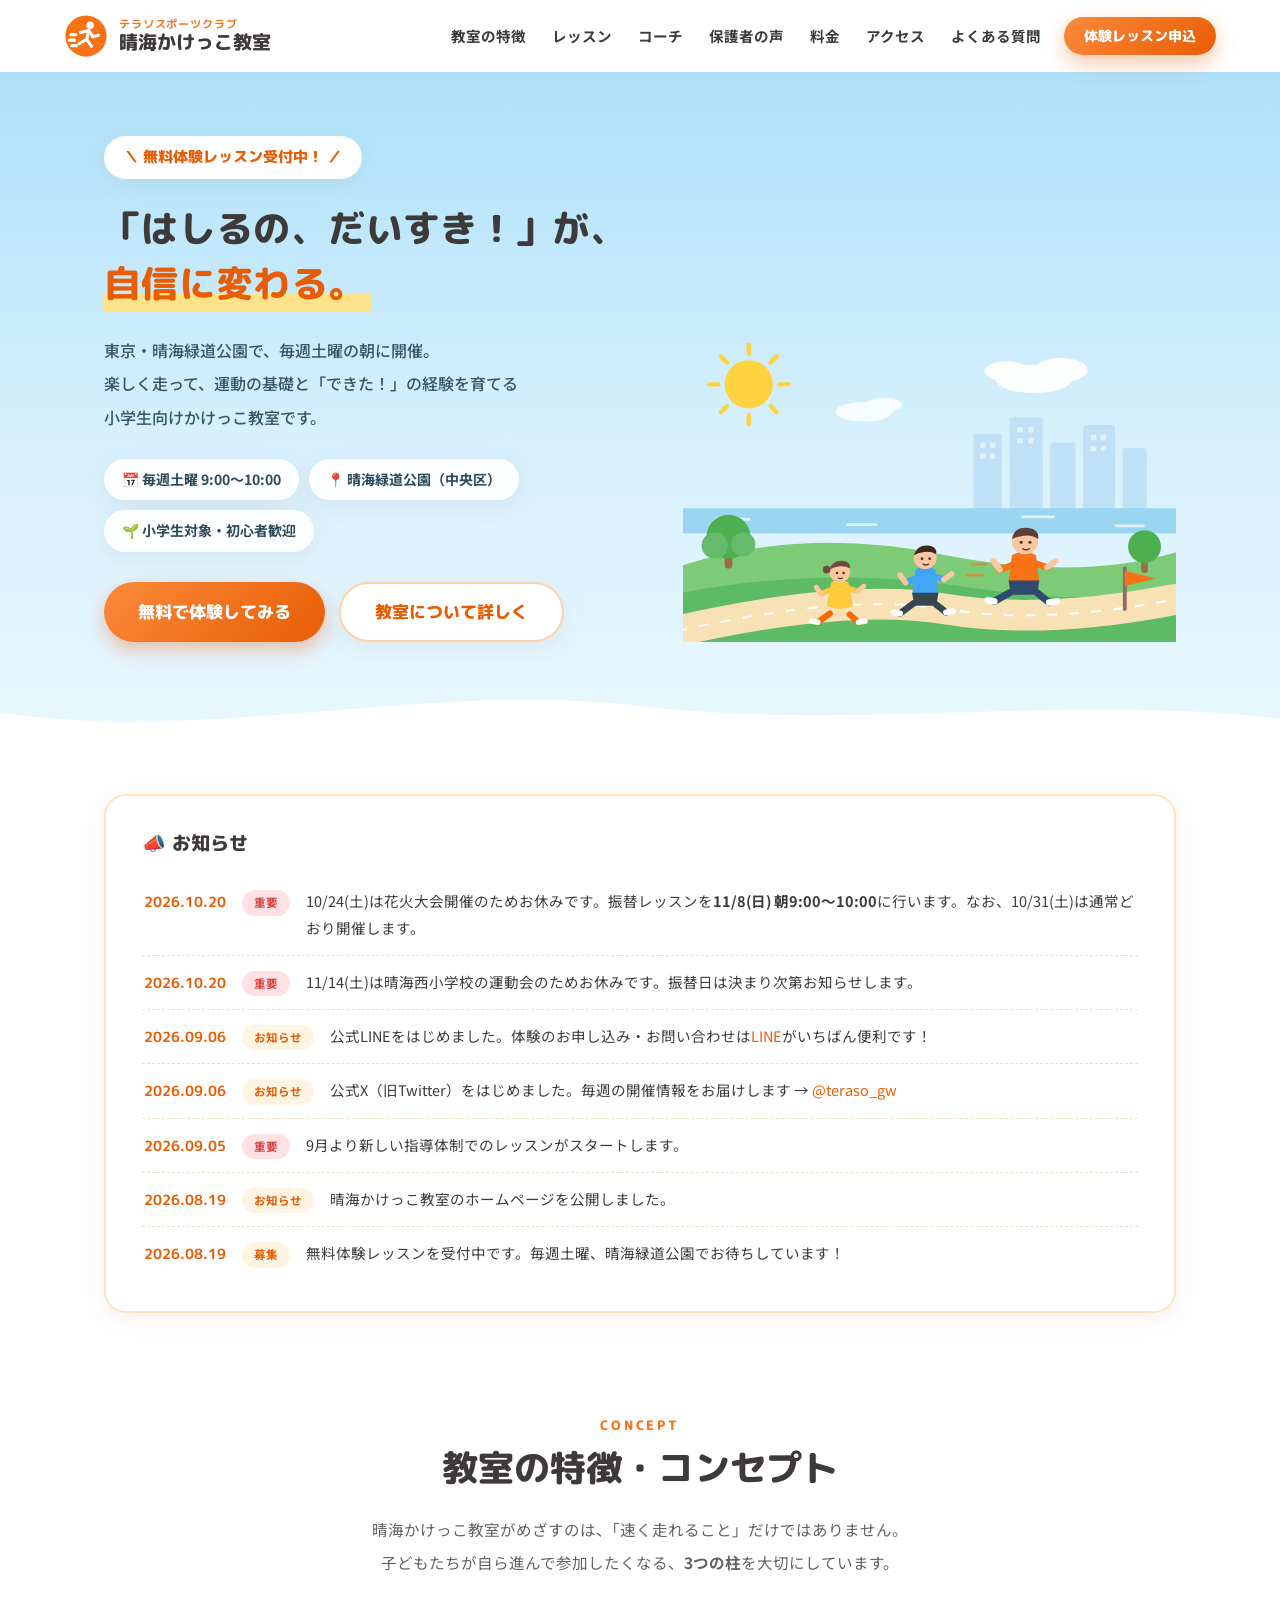
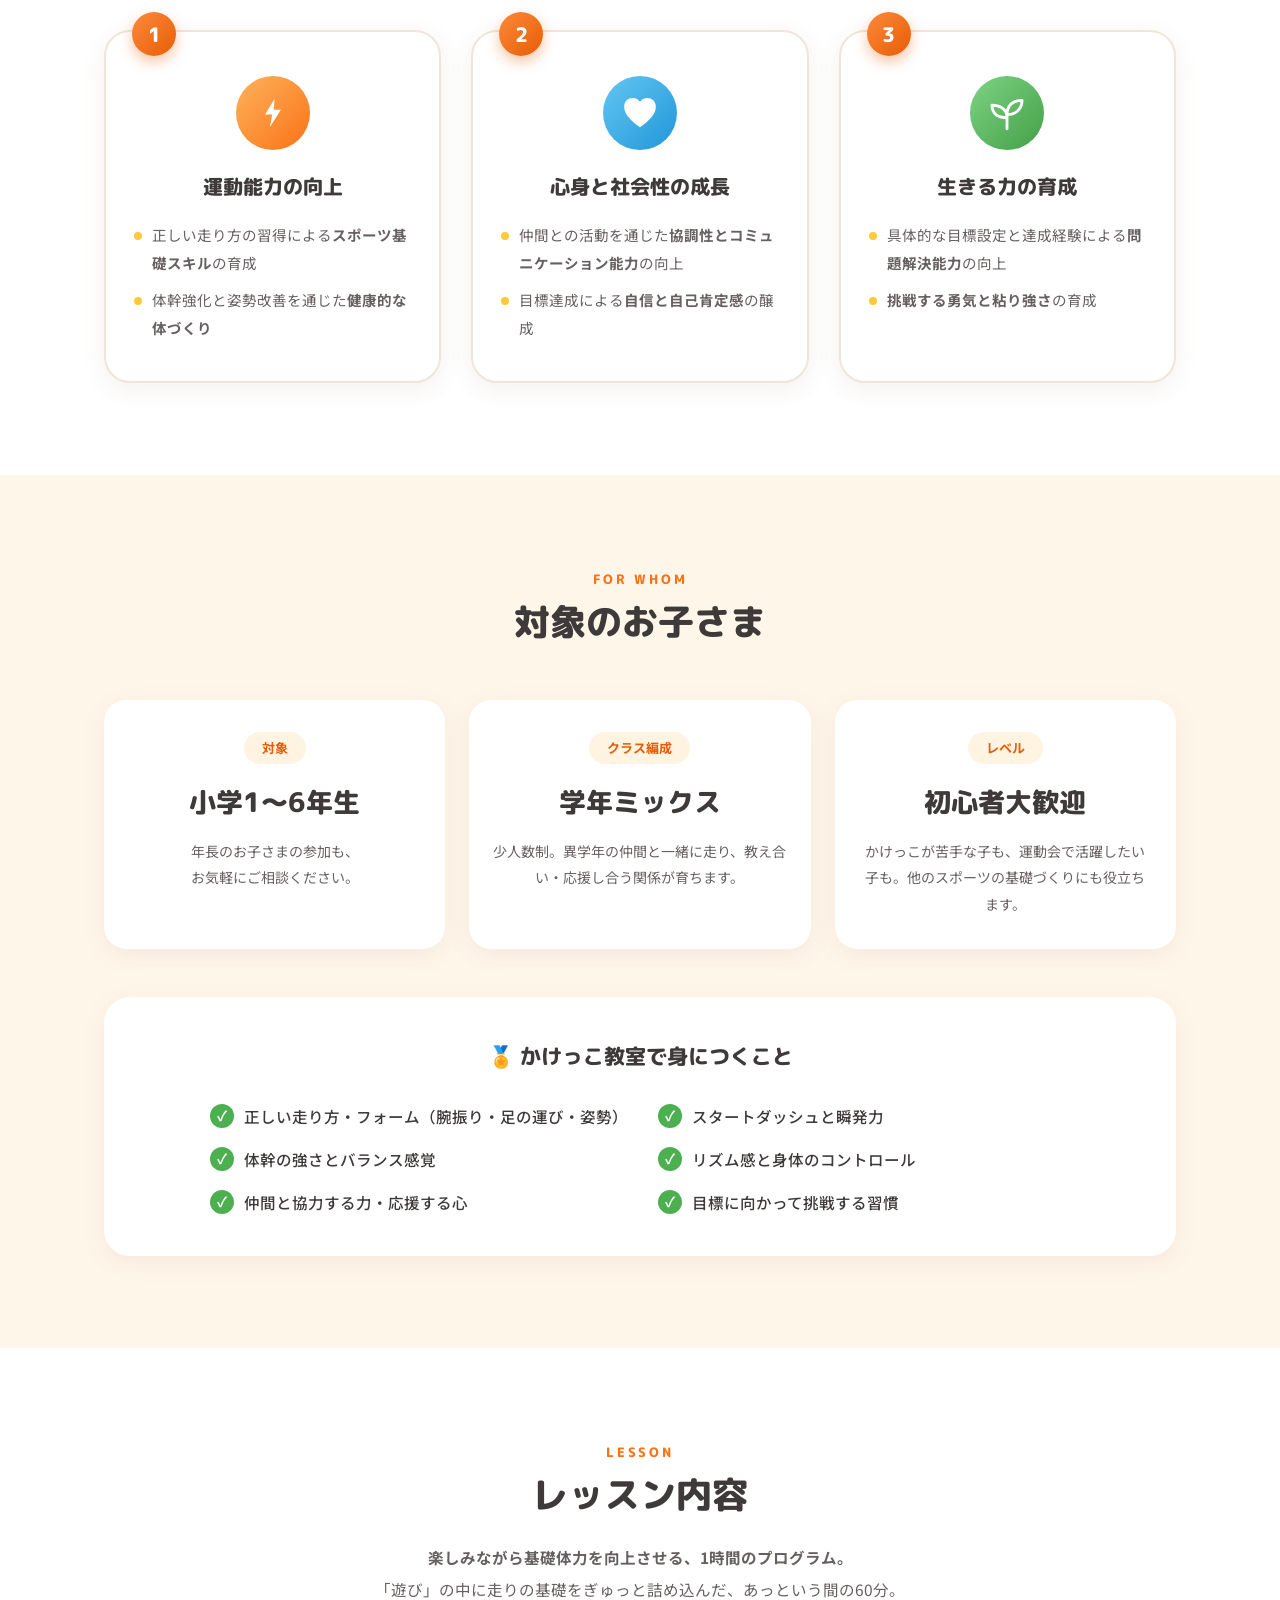
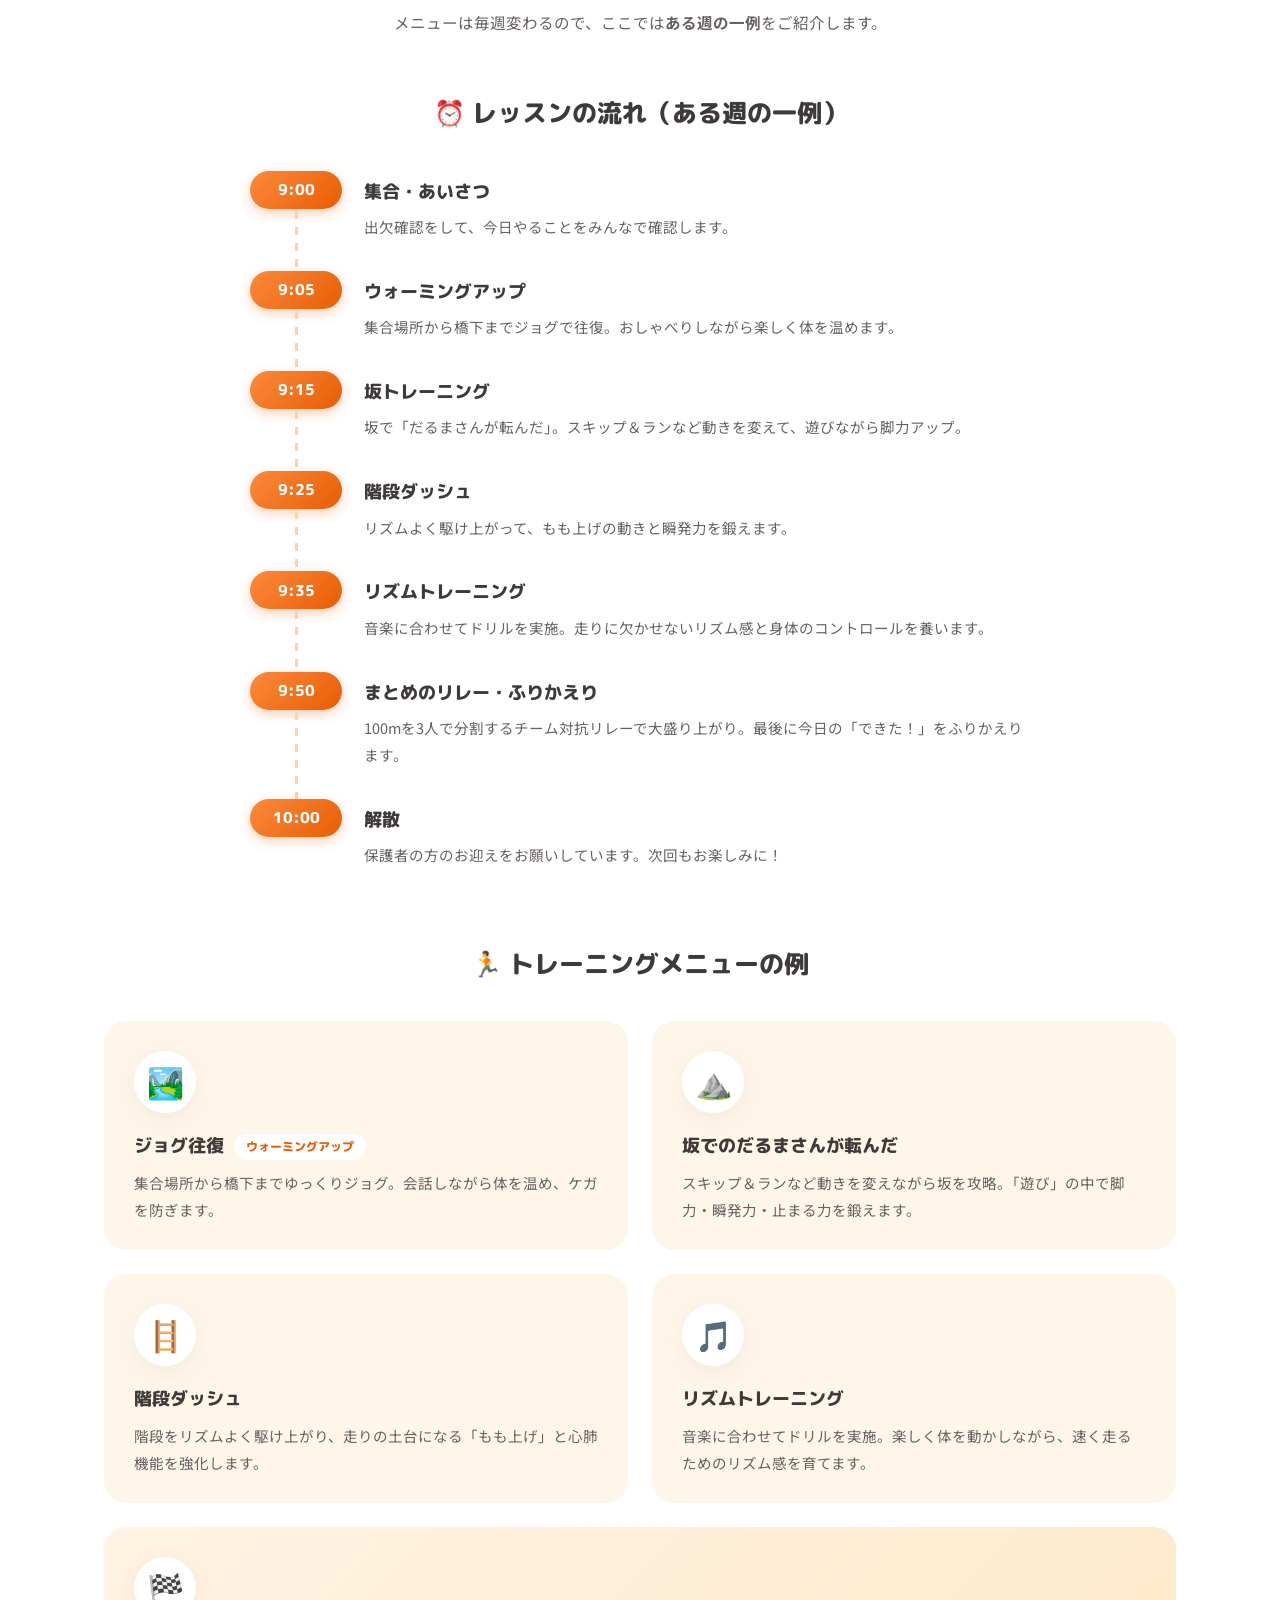
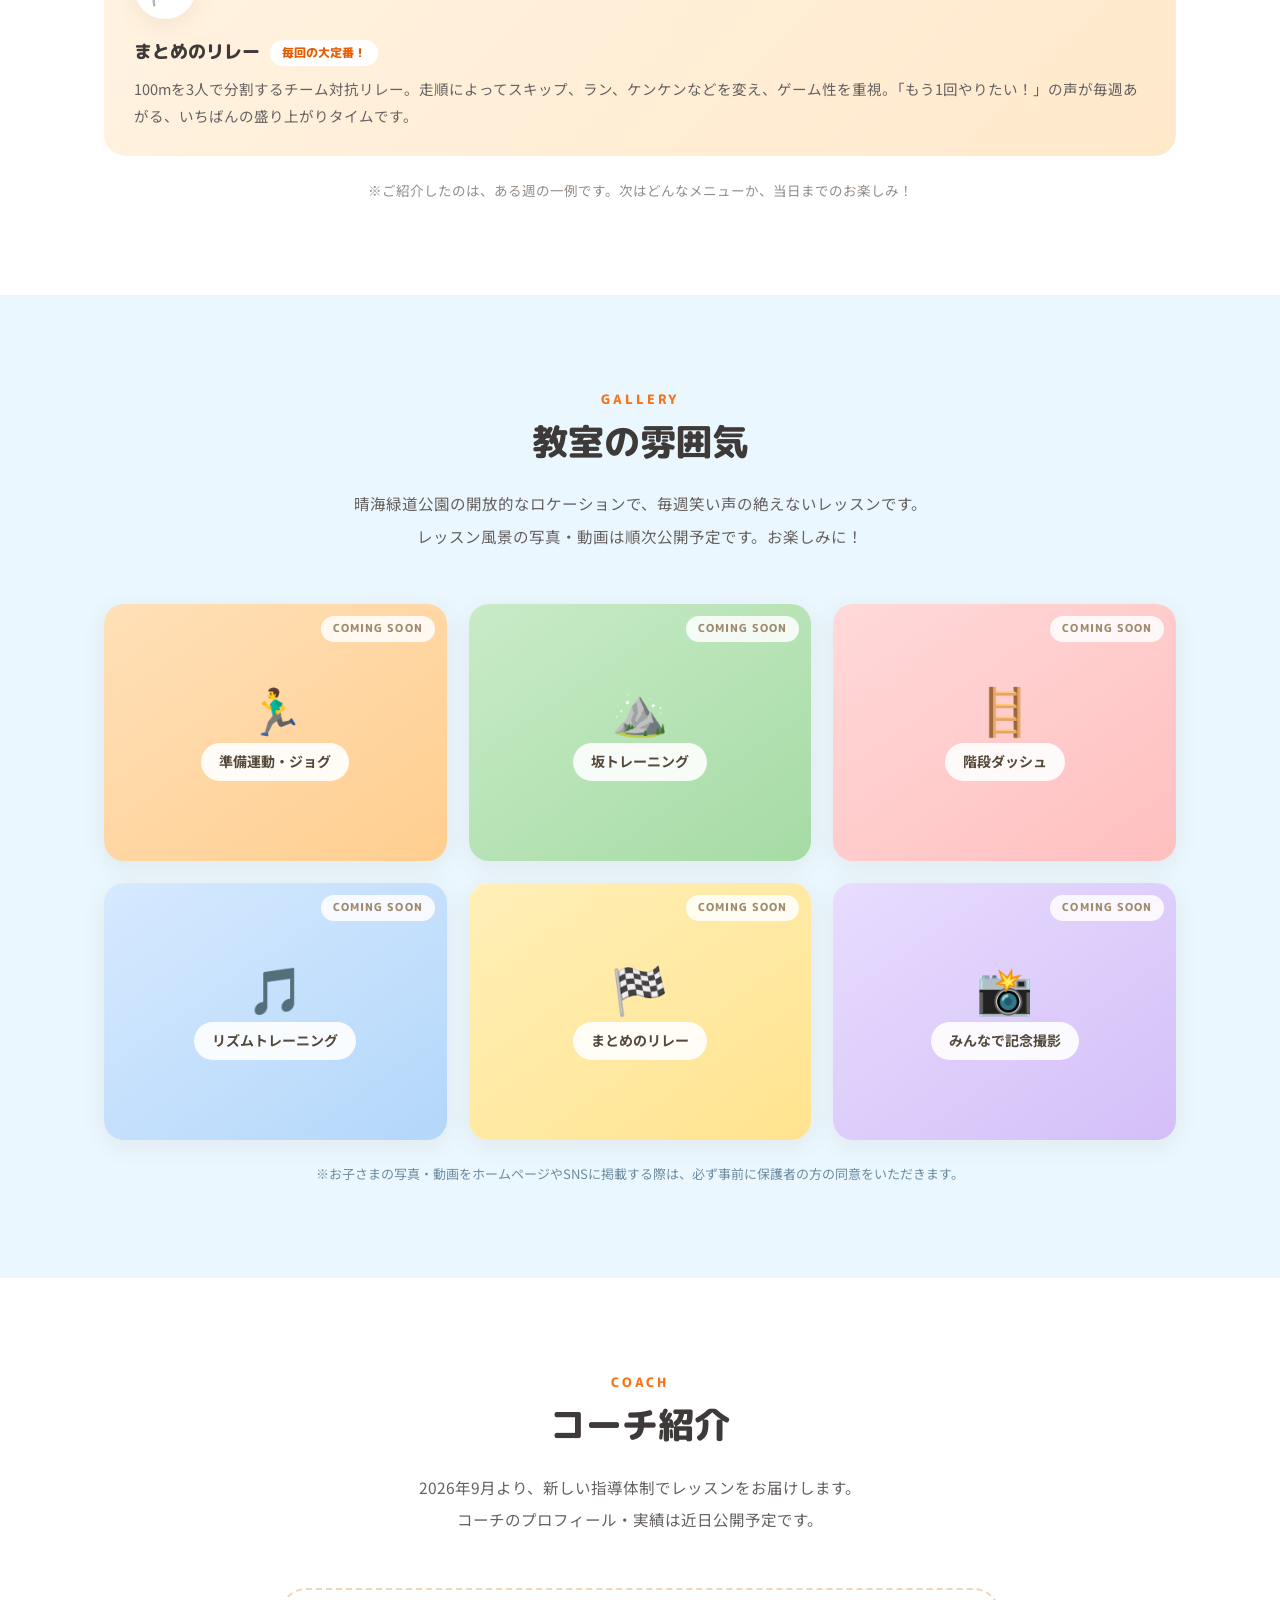
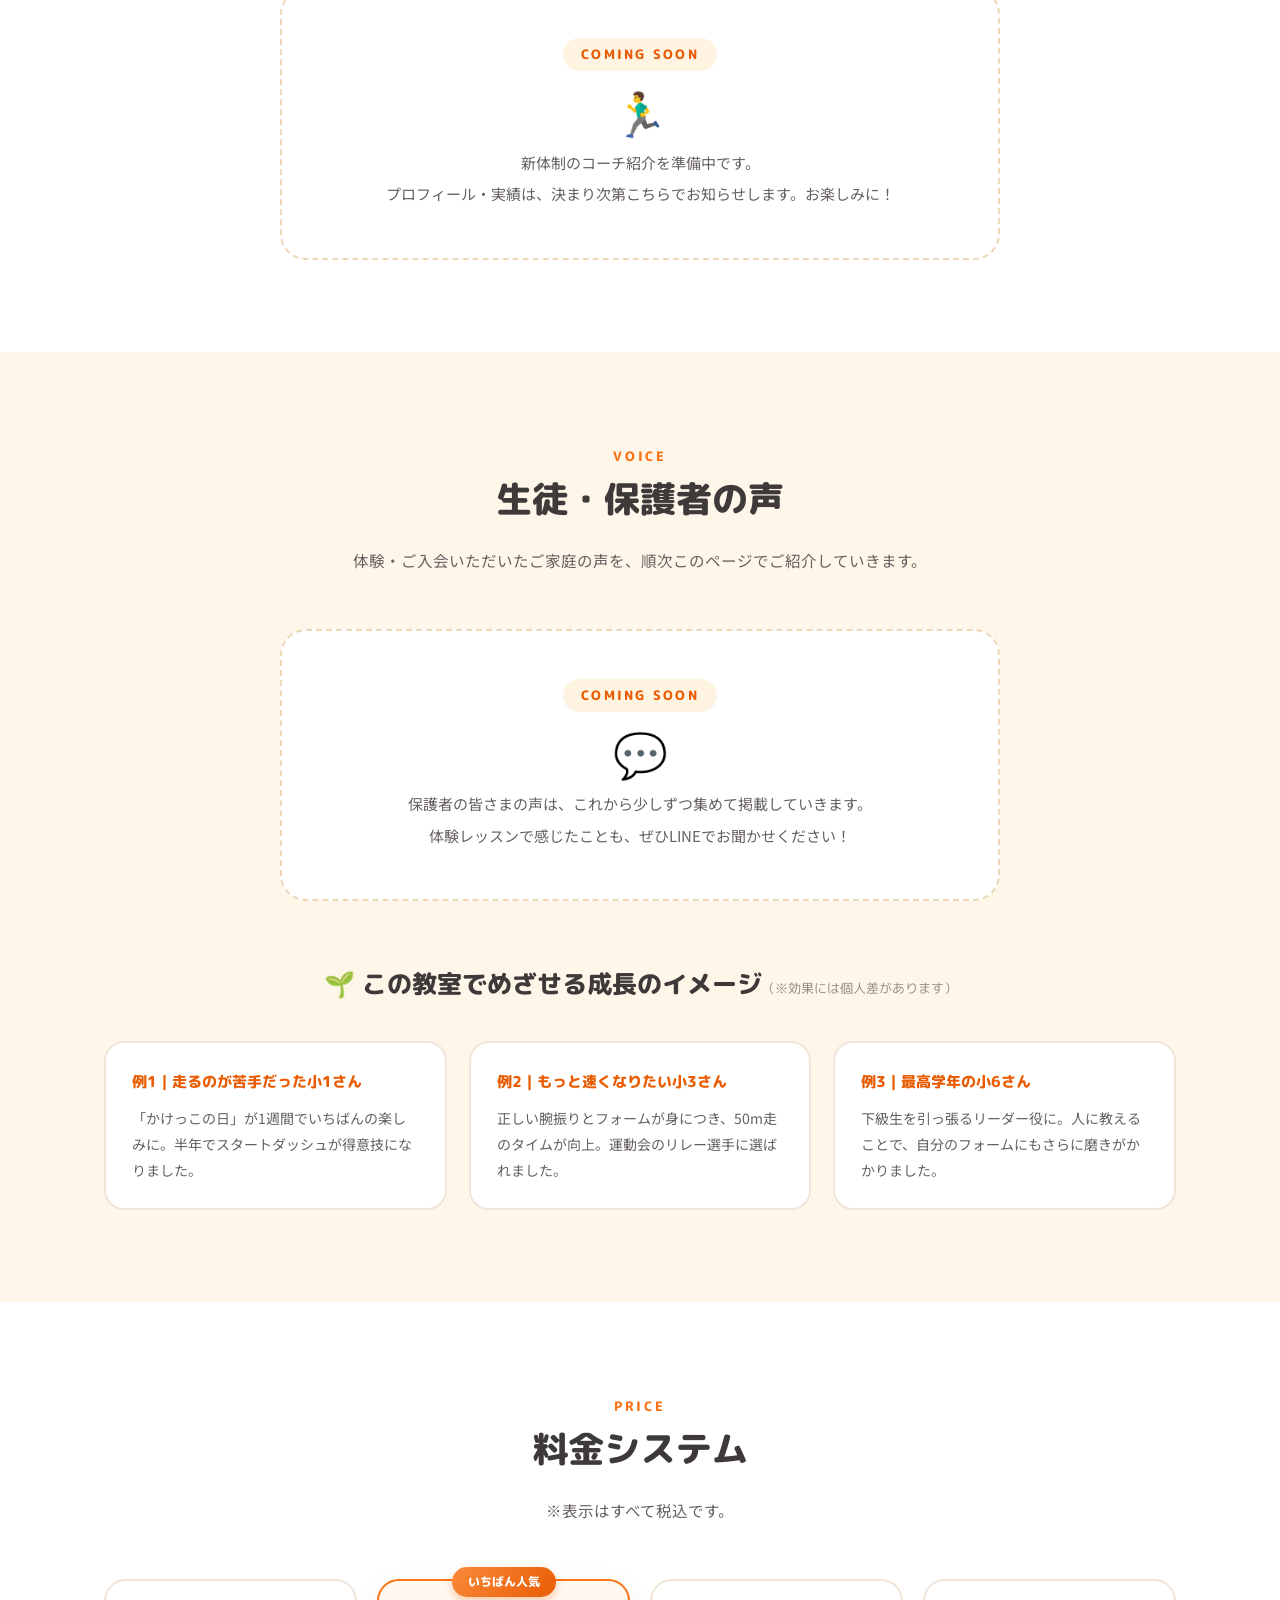
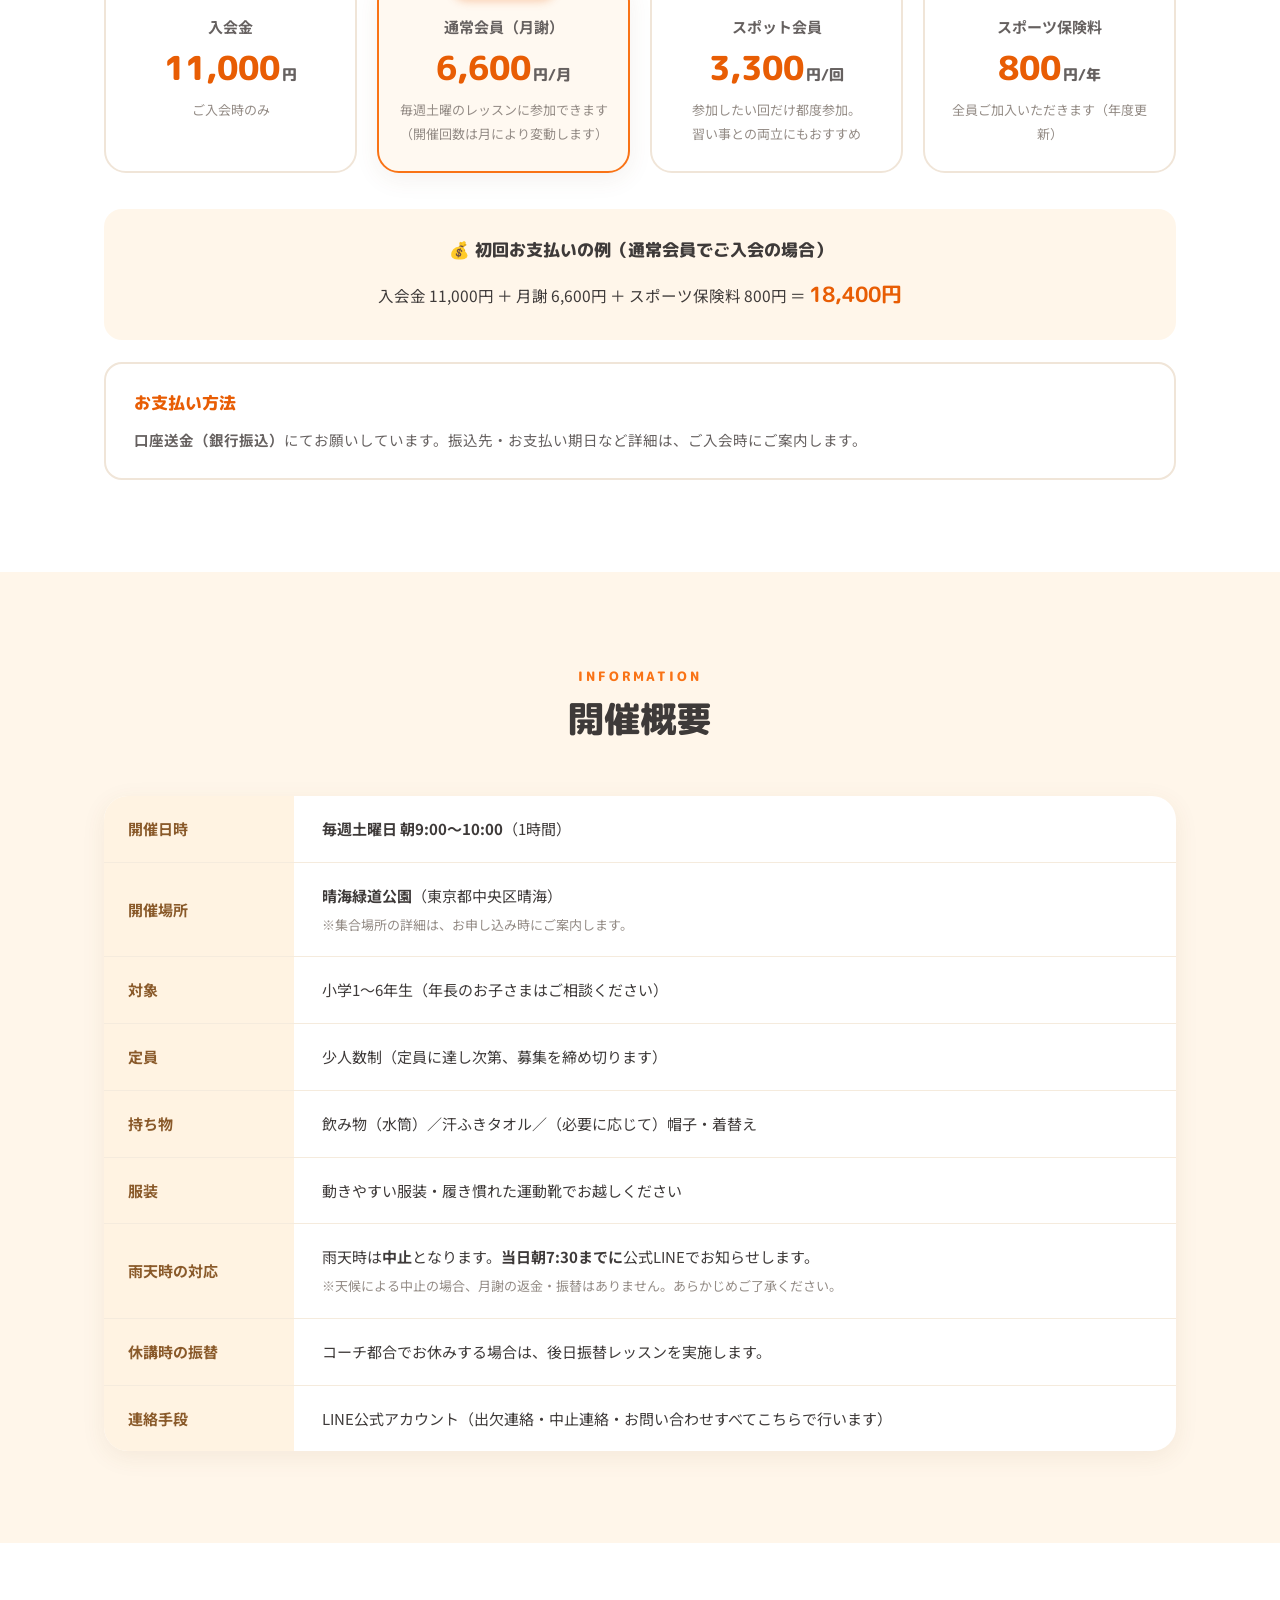
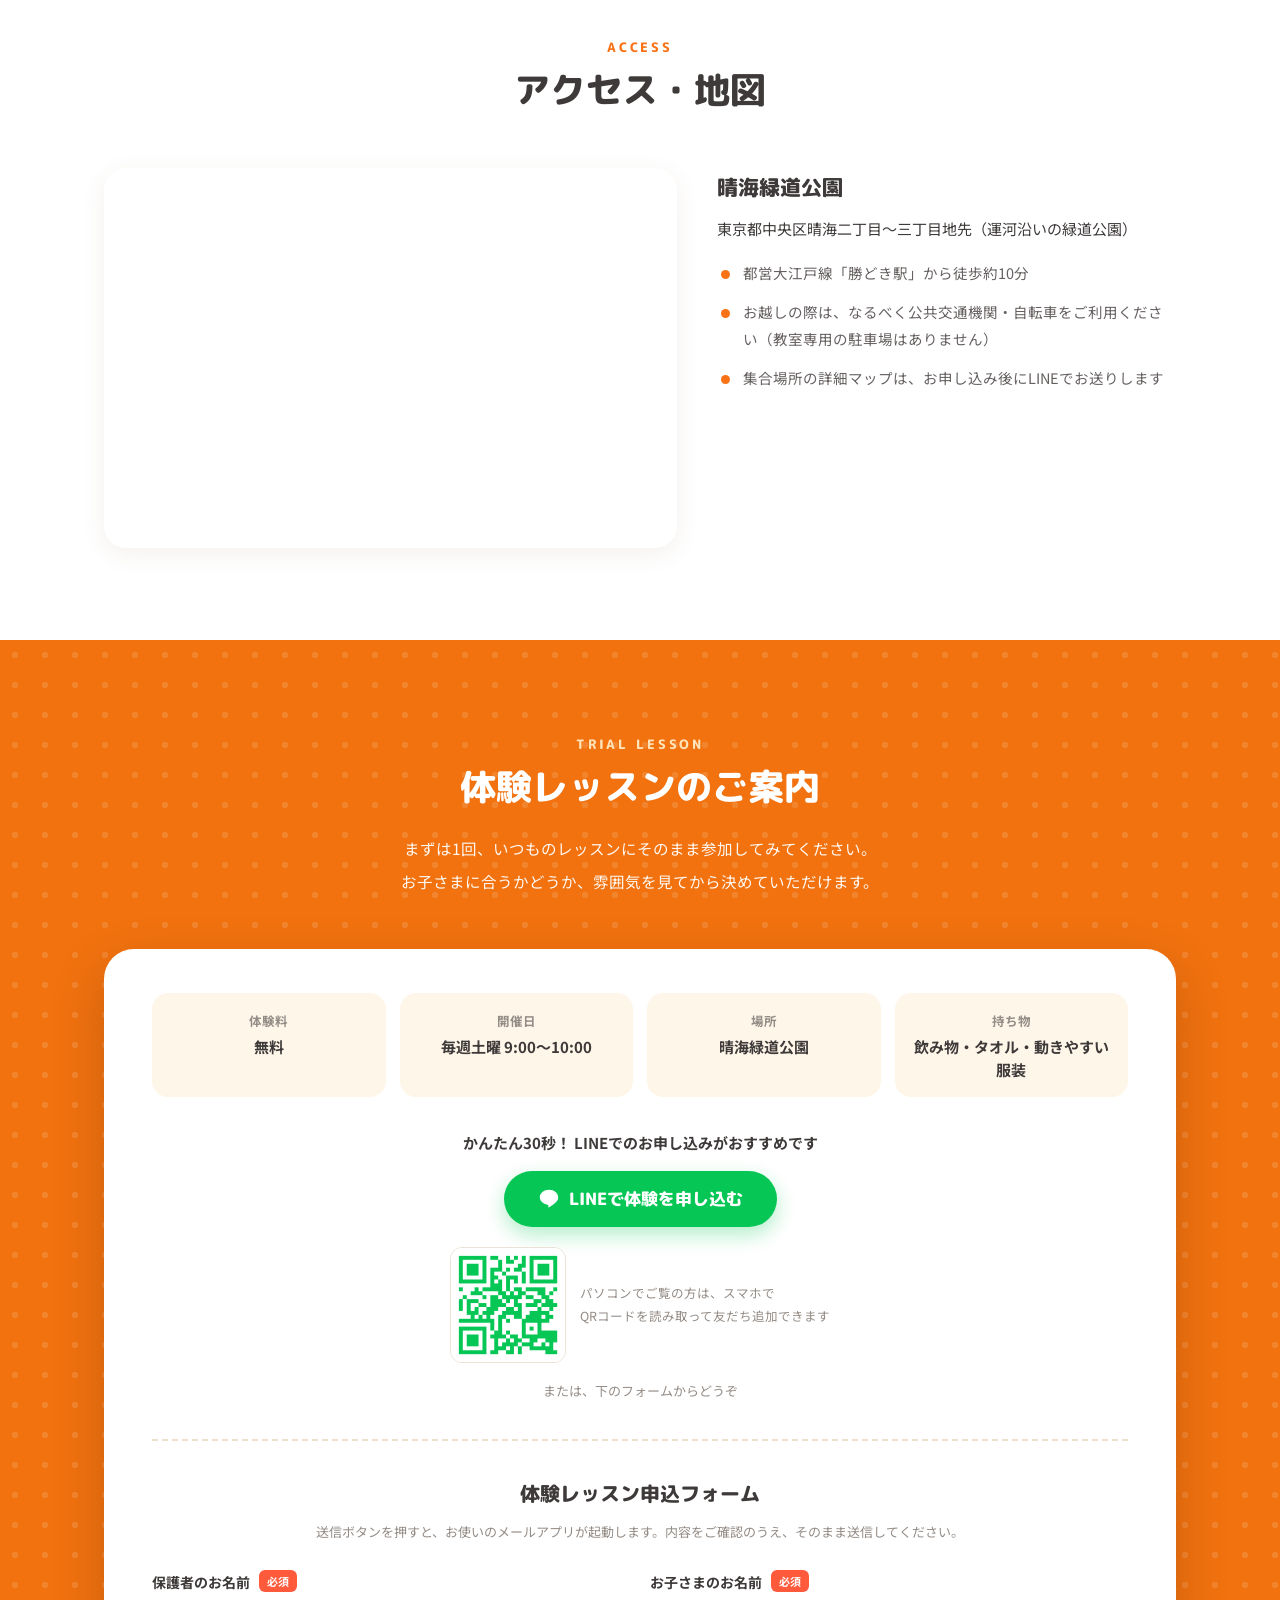
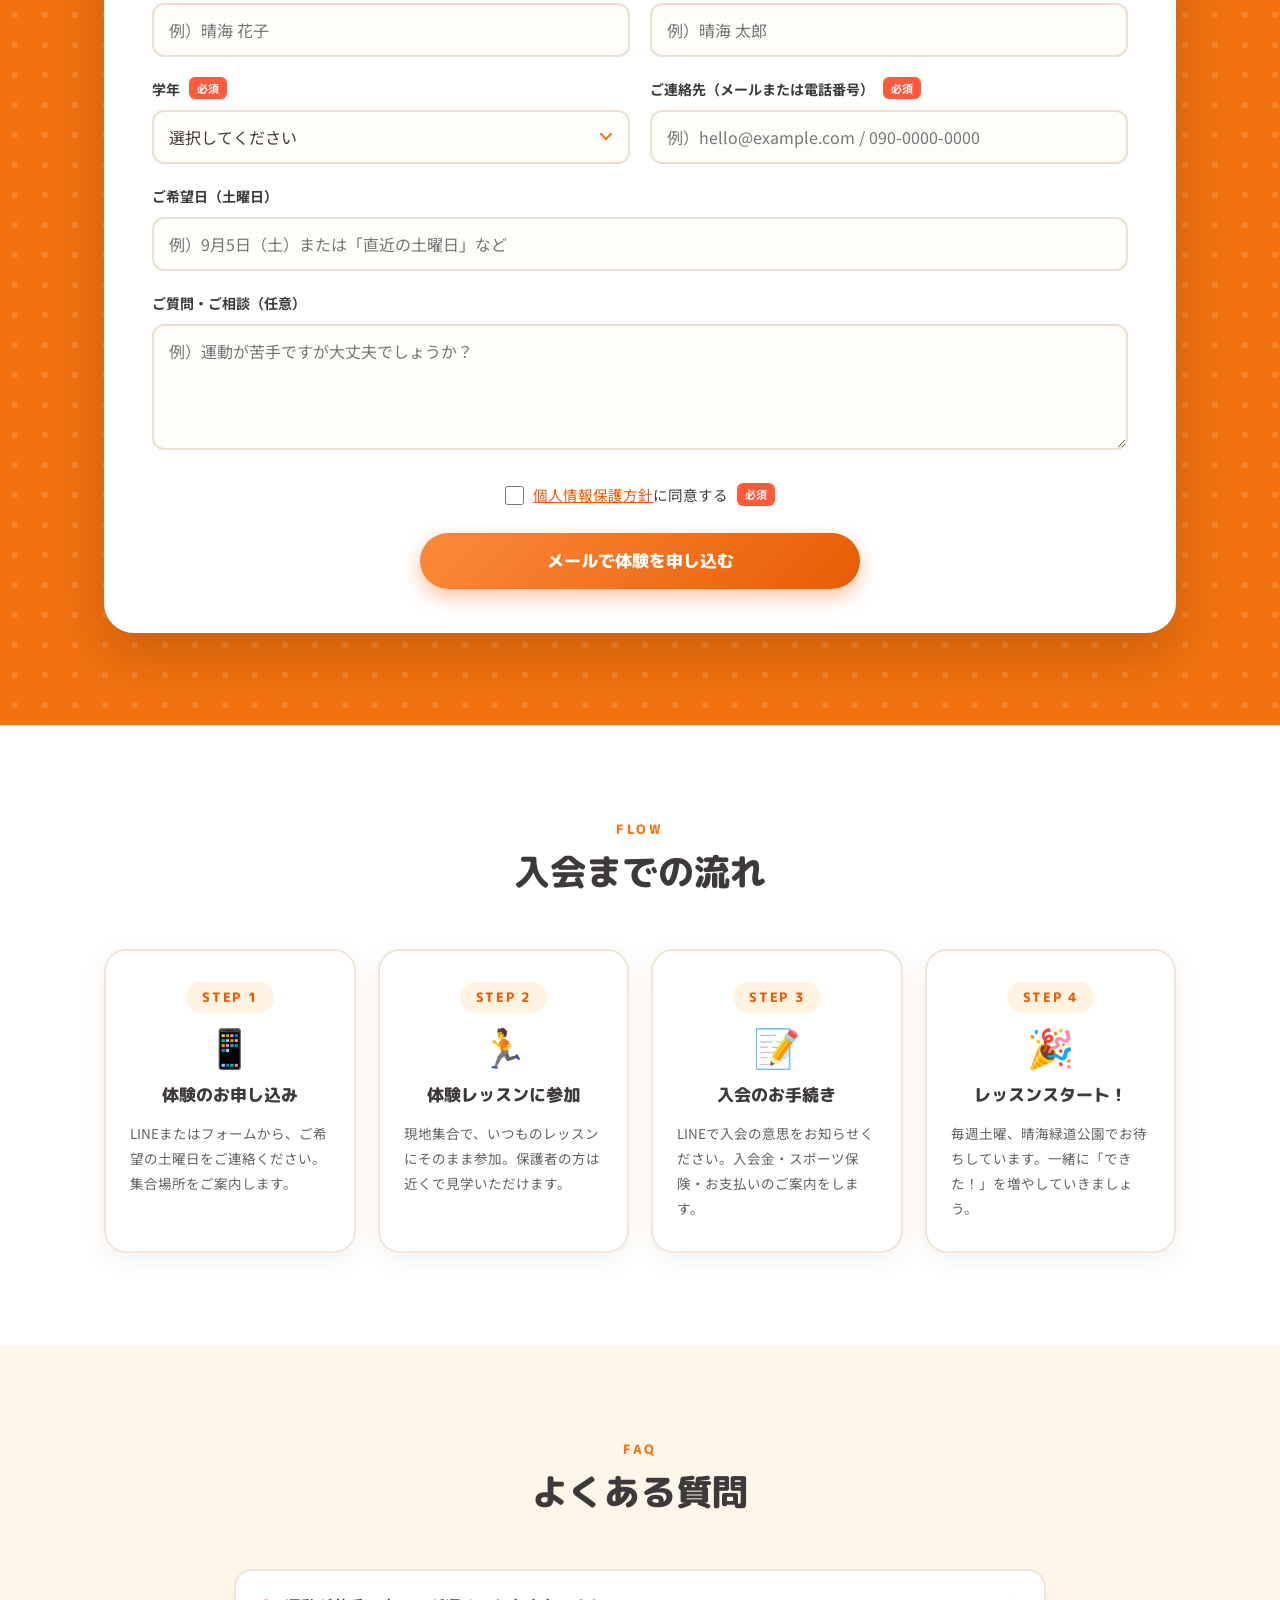
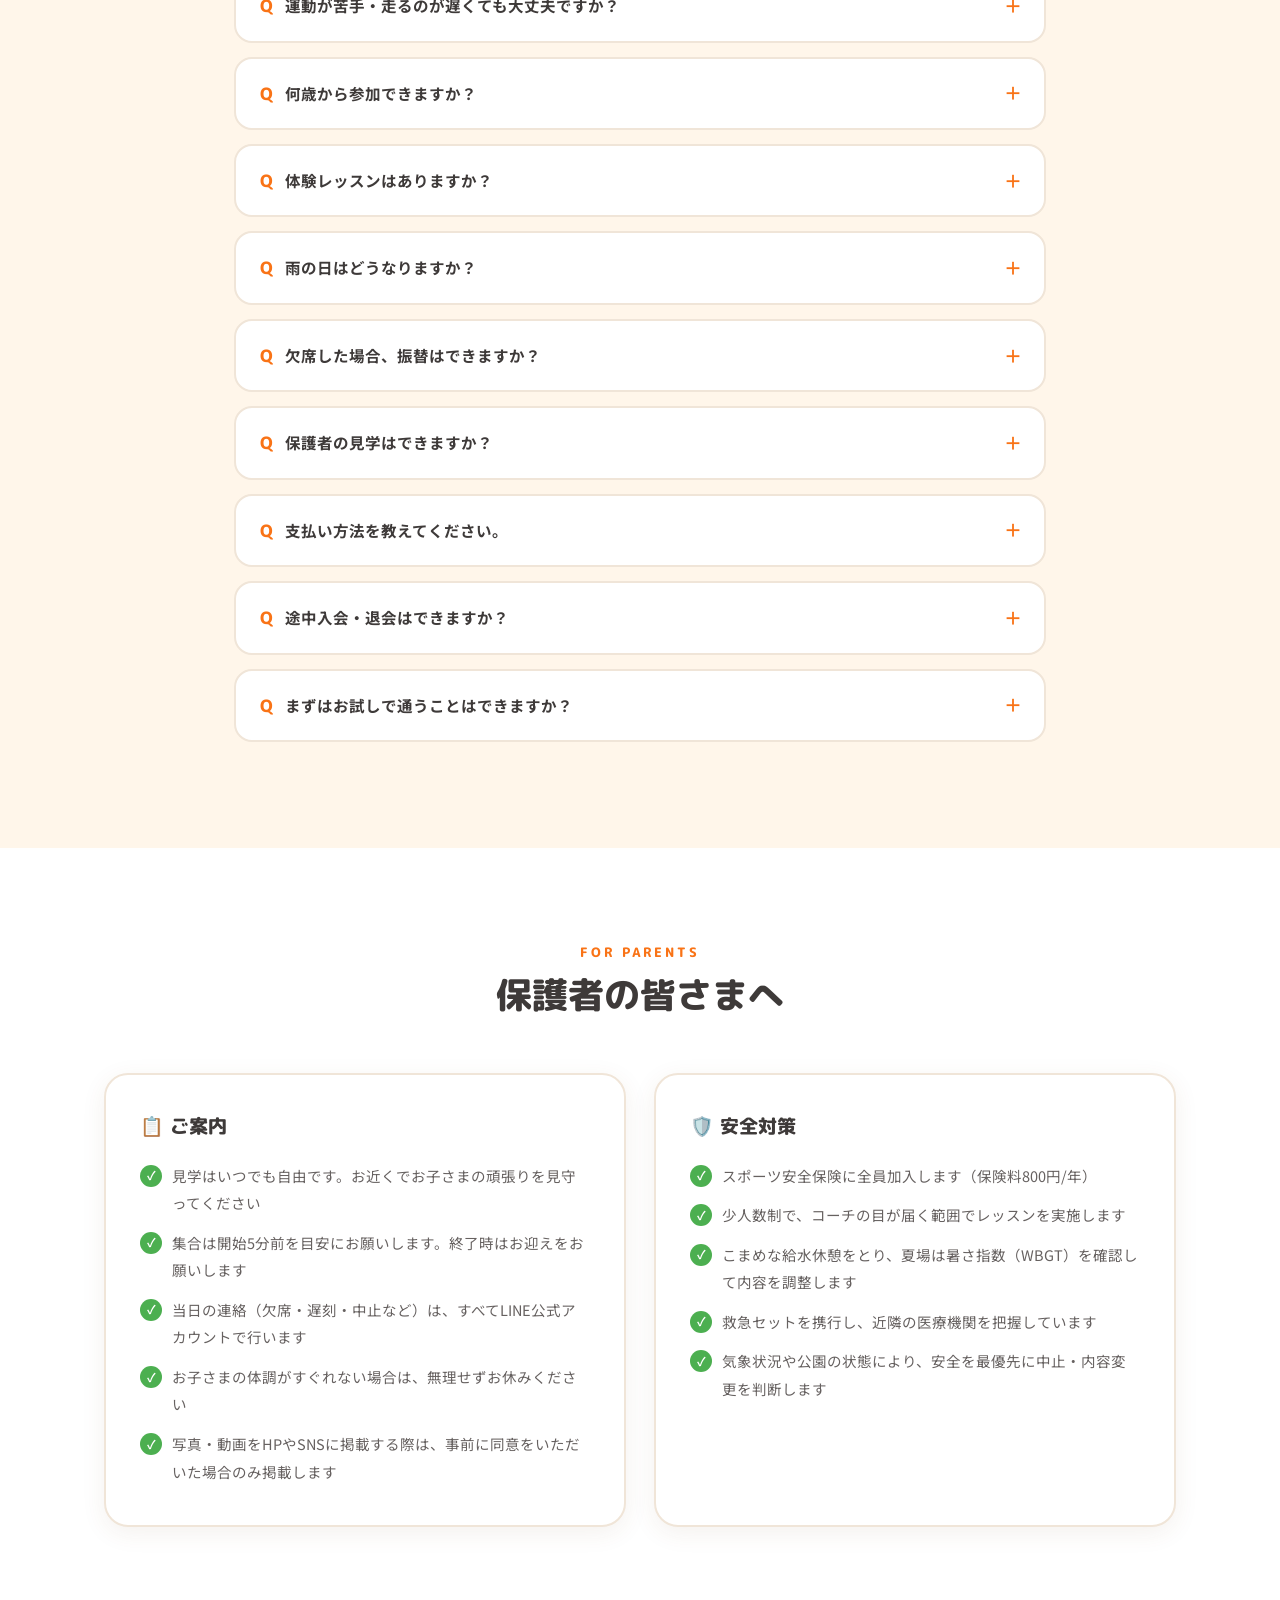
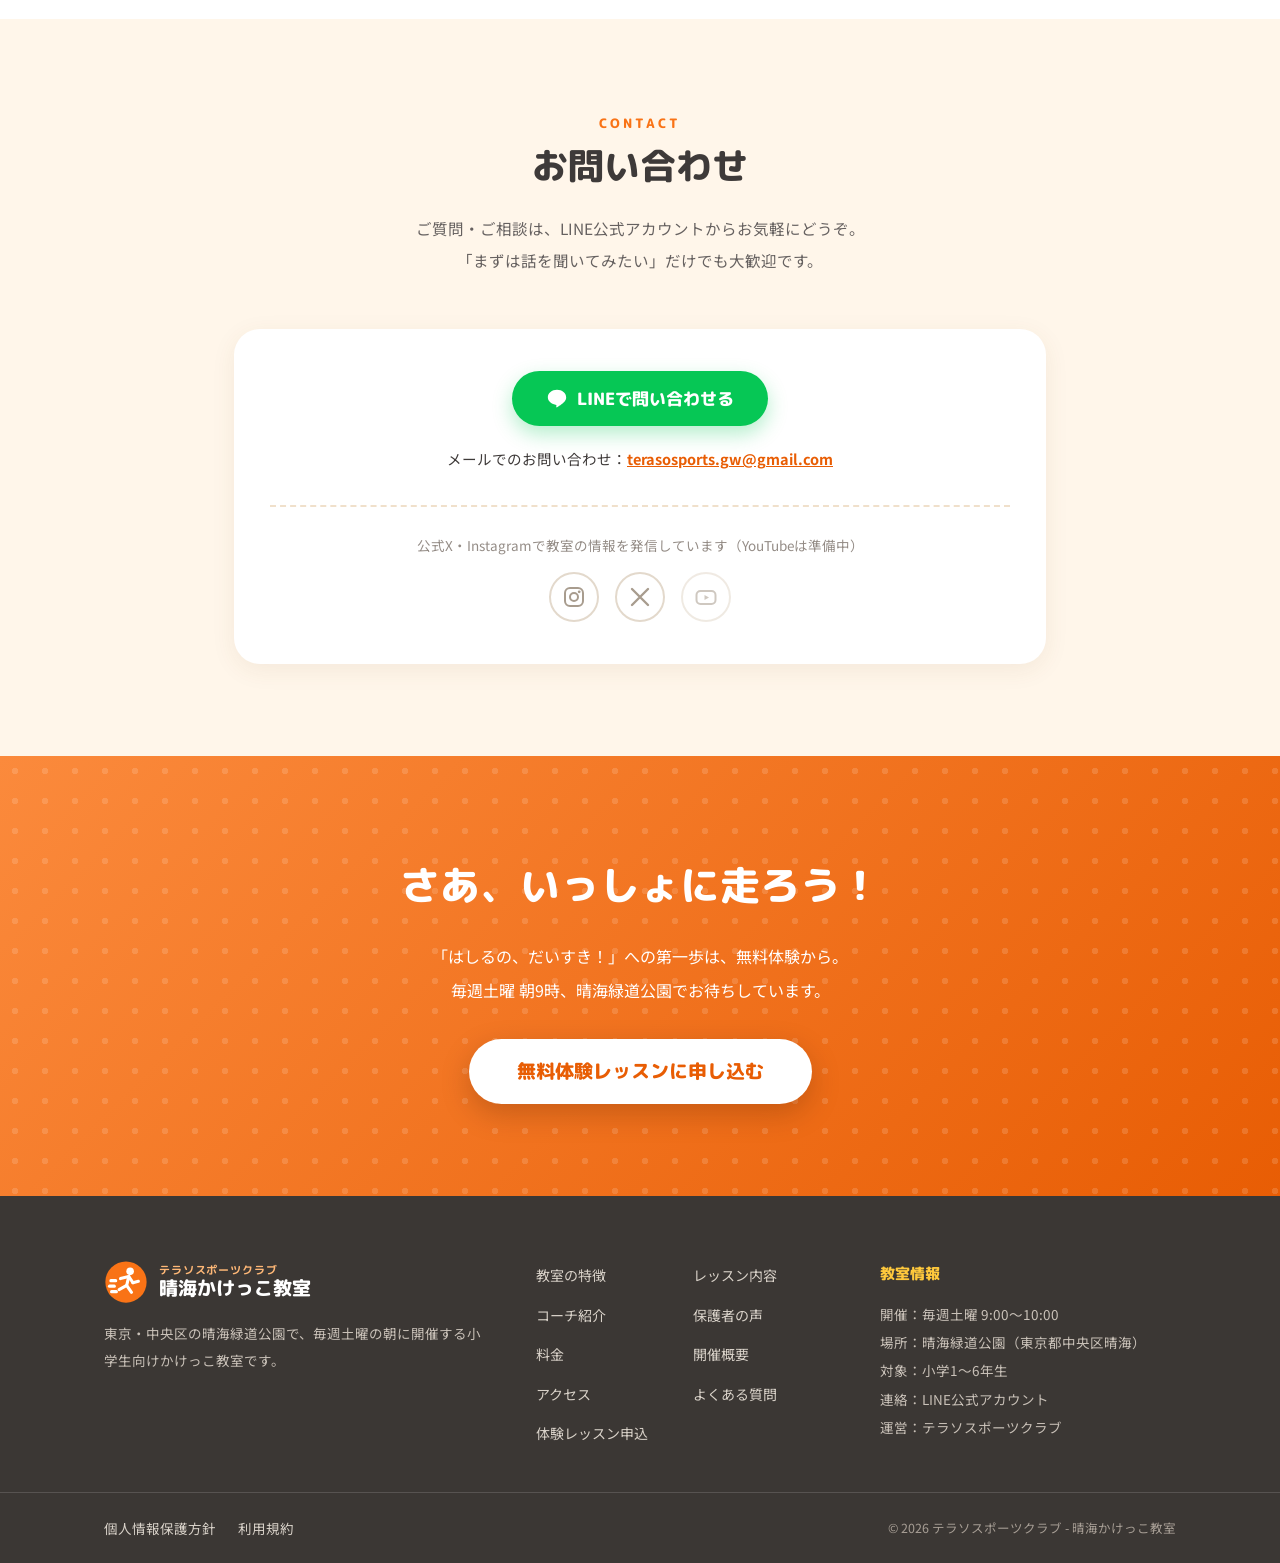
<file: index.html>
<!DOCTYPE html>
<html lang="ja">
<head>
<meta charset="UTF-8">
<meta name="viewport" content="width=device-width, initial-scale=1.0, viewport-fit=cover">
<title>テラソスポーツクラブ - 晴海かけっこ教室｜東京・中央区晴海の小学生向けかけっこ教室（毎週土曜開催）</title>
<meta name="description" content="東京・中央区の晴海緑道公園で毎週土曜9:00〜10:00に開催する小学生向けかけっこ教室。正しい走り方と運動の基礎を、遊びの中で楽しく身につけます。初心者大歓迎・体験レッスン受付中！">
<meta property="og:title" content="テラソスポーツクラブ - 晴海かけっこ教室｜「はしるの、だいすき！」が、自信に変わる。">
<meta property="og:description" content="晴海緑道公園で毎週土曜の朝に開催。楽しく走って運動の基礎と自信を育てる、小学生向けかけっこ教室です。体験レッスン受付中！">
<meta property="og:type" content="website">
<meta property="og:locale" content="ja_JP">
<link rel="icon" href="data:image/svg+xml,%3Csvg xmlns='http://www.w3.org/2000/svg' viewBox='0 0 64 64'%3E%3Ccircle cx='32' cy='32' r='30' fill='%23F97316'/%3E%3Ctext x='32' y='42' font-size='28' text-anchor='middle' fill='white' font-family='sans-serif' font-weight='bold'%3E走%3C/text%3E%3C/svg%3E">
<link rel="preconnect" href="https://fonts.googleapis.com">
<link rel="preconnect" href="https://fonts.gstatic.com" crossorigin>
<link href="https://fonts.googleapis.com/css2?family=M+PLUS+Rounded+1c:wght@500;700;800&family=Noto+Sans+JP:wght@400;500;700&display=swap" rel="stylesheet">
<link rel="stylesheet" href="style.css">
<script>document.documentElement.classList.add("js");</script>
<script type="application/ld+json">
{
  "@context": "https://schema.org",
  "@type": "SportsActivityLocation",
  "name": "テラソスポーツクラブ - 晴海かけっこ教室",
  "description": "東京・中央区の晴海緑道公園で毎週土曜に開催する小学生向けかけっこ教室",
  "address": {
    "@type": "PostalAddress",
    "addressLocality": "中央区",
    "addressRegion": "東京都",
    "streetAddress": "晴海（晴海緑道公園)"
  },
  "openingHours": "Sa 09:00-10:00",
  "priceRange": "月謝6,600円（税込）"
}
</script>
</head>
<body>

<!-- ============ ヘッダー ============ -->
<header class="site-header" id="siteHeader">
  <div class="header-inner">
    <a href="#top" class="brand" aria-label="テラソスポーツクラブ - 晴海かけっこ教室 トップへ">
      <svg class="brand-mark" viewBox="0 0 64 64" aria-hidden="true">
        <circle cx="32" cy="32" r="30" fill="#F97316"/>
        <g stroke="#FFFFFF" stroke-width="4.5" stroke-linecap="round" fill="none">
          <circle cx="38" cy="16.5" r="5.5" fill="#FFFFFF" stroke="none"/>
          <path d="M24 27 L36 24 L42 33"/>
          <path d="M36 24 L33 37 L40 47"/>
          <path d="M33 37 L22 43"/>
          <path d="M42 33 L50 31"/>
          <path d="M10 30 L17 30"/>
          <path d="M8 38 L15 38"/>
          <path d="M11 46 L18 46"/>
        </g>
      </svg>
      <span class="brand-text">
        <span class="brand-sub">テラソスポーツクラブ</span>
        <span class="brand-name">晴海かけっこ教室</span>
      </span>
    </a>
    <nav class="global-nav" id="globalNav" aria-label="メインメニュー">
      <ul>
        <li><a href="#concept">教室の特徴</a></li>
        <li><a href="#lesson">レッスン</a></li>
        <li><a href="#coach">コーチ</a></li>
        <li><a href="#voice">保護者の声</a></li>
        <li><a href="#price">料金</a></li>
        <li><a href="#access">アクセス</a></li>
        <li><a href="#faq">よくある質問</a></li>
        <li class="nav-cta"><a href="#trial" class="btn btn-primary btn-sm">体験レッスン申込</a></li>
      </ul>
    </nav>
    <button class="nav-toggle" id="navToggle" aria-label="メニューを開く" aria-expanded="false" aria-controls="globalNav">
      <span></span><span></span><span></span>
    </button>
  </div>
</header>

<main id="top">

<!-- ============ ファーストビュー ============ -->
<section class="hero">
  <div class="hero-inner container">
    <div class="hero-copy">
      <p class="hero-badge">＼ 無料体験レッスン受付中！ ／</p>
      <h1 class="hero-title">
        <span class="nb">「はしるの、</span><span class="nb">だいすき！」が、</span><br>
        <span class="hero-title-accent">自信に変わる。</span>
      </h1>
      <p class="hero-lead">
        <span class="nb">東京・晴海緑道公園で、</span><span class="nb">毎週土曜の朝に開催。</span><br class="pc-only">
        楽しく走って、運動の基礎と「できた！」の経験を育てる<br class="pc-only">
        小学生向けかけっこ教室です。
      </p>
      <ul class="hero-chips">
        <li>📅 毎週土曜 9:00〜10:00</li>
        <li>📍 晴海緑道公園（中央区）</li>
        <li>🌱 小学生対象・初心者歓迎</li>
      </ul>
      <div class="hero-cta">
        <a href="#trial" class="btn btn-primary btn-lg">無料で体験してみる</a>
        <a href="#concept" class="btn btn-ghost btn-lg">教室について詳しく</a>
      </div>
    </div>
    <div class="hero-art" aria-hidden="true">
      <svg viewBox="0 0 900 560" role="img" aria-label="晴海の公園を走る子どもたちのイラスト">
        <!-- 太陽 -->
        <g class="float-slow">
          <circle cx="120" cy="90" r="44" fill="#FFD23F"/>
          <g stroke="#FFD23F" stroke-width="8" stroke-linecap="round">
            <line x1="120" y1="18" x2="120" y2="34"/>
            <line x1="120" y1="146" x2="120" y2="162"/>
            <line x1="48" y1="90" x2="64" y2="90"/>
            <line x1="176" y1="90" x2="192" y2="90"/>
            <line x1="69" y1="39" x2="80" y2="50"/>
            <line x1="160" y1="130" x2="171" y2="141"/>
            <line x1="171" y1="39" x2="160" y2="50"/>
            <line x1="80" y1="130" x2="69" y2="141"/>
          </g>
        </g>
        <!-- 雲 -->
        <g fill="#FFFFFF" opacity="0.95" class="float-slow2">
          <ellipse cx="640" cy="80" rx="70" ry="26"/>
          <ellipse cx="690" cy="64" rx="48" ry="22"/>
          <ellipse cx="590" cy="66" rx="40" ry="18"/>
        </g>
        <g fill="#FFFFFF" opacity="0.8">
          <ellipse cx="330" cy="140" rx="52" ry="18"/>
          <ellipse cx="366" cy="128" rx="34" ry="14"/>
        </g>
        <!-- 晴海のビル群 -->
        <g fill="#BFE0F5">
          <rect x="530" y="180" width="52" height="140" rx="6"/>
          <rect x="596" y="150" width="60" height="170" rx="6"/>
          <rect x="670" y="196" width="46" height="124" rx="6"/>
          <rect x="730" y="164" width="58" height="156" rx="6"/>
          <rect x="802" y="206" width="44" height="114" rx="6"/>
        </g>
        <g fill="#FFFFFF" opacity="0.55">
          <rect x="542" y="196" width="10" height="10" rx="2"/><rect x="560" y="196" width="10" height="10" rx="2"/>
          <rect x="542" y="216" width="10" height="10" rx="2"/><rect x="560" y="216" width="10" height="10" rx="2"/>
          <rect x="610" y="168" width="10" height="10" rx="2"/><rect x="630" y="168" width="10" height="10" rx="2"/>
          <rect x="610" y="188" width="10" height="10" rx="2"/><rect x="630" y="188" width="10" height="10" rx="2"/>
          <rect x="744" y="182" width="10" height="10" rx="2"/><rect x="762" y="182" width="10" height="10" rx="2"/>
          <rect x="744" y="202" width="10" height="10" rx="2"/><rect x="762" y="202" width="10" height="10" rx="2"/>
        </g>
        <!-- 運河 -->
        <rect x="0" y="316" width="900" height="46" fill="#9AD6F2"/>
        <g stroke="#FFFFFF" stroke-width="5" stroke-linecap="round" opacity="0.7">
          <line x1="60" y1="336" x2="120" y2="336"/>
          <line x1="300" y1="346" x2="352" y2="346"/>
          <line x1="620" y1="332" x2="676" y2="332"/>
          <line x1="790" y1="348" x2="840" y2="348"/>
        </g>
        <!-- 緑の丘 -->
        <path d="M0 420 Q 220 350 470 400 T 900 396 L 900 560 L 0 560 Z" fill="#7ECb77"/>
        <path d="M0 470 Q 260 420 520 460 T 900 452 L 900 560 L 0 560 Z" fill="#5DBB63"/>
        <!-- 走路 -->
        <path d="M-10 540 Q 300 470 480 500 T 910 480" stroke="#F7E1B5" stroke-width="56" fill="none" stroke-linecap="round"/>
        <path d="M-10 540 Q 300 470 480 500 T 910 480" stroke="#FFFFFF" stroke-width="4" stroke-dasharray="18 22" fill="none" opacity="0.9"/>
        <!-- 木 -->
        <g>
          <rect x="76" y="392" width="14" height="34" rx="6" fill="#9C6B45"/>
          <circle cx="83" cy="368" r="40" fill="#4CAF50"/>
          <circle cx="58" cy="384" r="24" fill="#66BB6A"/>
          <circle cx="110" cy="382" r="22" fill="#66BB6A"/>
        </g>
        <g>
          <rect x="836" y="404" width="12" height="30" rx="5" fill="#9C6B45"/>
          <circle cx="842" cy="386" r="30" fill="#4CAF50"/>
        </g>
        <!-- ゴールフラッグ -->
        <g>
          <line x1="806" y1="426" x2="806" y2="500" stroke="#8D6E63" stroke-width="7" stroke-linecap="round"/>
          <path d="M806 430 L862 444 L806 458 Z" fill="#F97316"/>
        </g>
        <!-- 子ども1（先頭・オレンジ） -->
        <g class="runner runner-1">
          <g stroke="#3E3A39" stroke-width="0" fill="none">
            <path d="M596 470 L568 486" stroke="#2F4A6E" stroke-width="13" stroke-linecap="round"/>
            <path d="M646 470 L668 488" stroke="#2F4A6E" stroke-width="13" stroke-linecap="round"/>
            <path d="M568 486 L556 484" stroke="#FFFFFF" stroke-width="12" stroke-linecap="round"/>
            <path d="M668 488 L682 486" stroke="#FFFFFF" stroke-width="12" stroke-linecap="round"/>
          </g>
          <path d="M600 402 Q 622 388 644 402 L 650 452 Q 622 466 594 452 Z" fill="#F97316"/>
          <path d="M594 448 L650 448 L646 474 L598 474 Z" fill="#2F4A6E"/>
          <path d="M612 416 L578 428" stroke="#F97316" stroke-width="12" stroke-linecap="round" fill="none"/>
          <path d="M578 428 L566 412" stroke="#FFC59E" stroke-width="11" stroke-linecap="round" fill="none"/>
          <path d="M634 414 L664 424" stroke="#F97316" stroke-width="12" stroke-linecap="round" fill="none"/>
          <path d="M664 424 L680 412" stroke="#FFC59E" stroke-width="11" stroke-linecap="round" fill="none"/>
          <circle cx="624" cy="376" r="24" fill="#FFC59E"/>
          <path d="M600 372 Q 606 348 630 352 Q 650 354 648 372 Q 636 364 622 366 Q 608 368 600 372 Z" fill="#5D4037"/>
          <circle cx="617" cy="378" r="2.8" fill="#3E3A39"/>
          <circle cx="633" cy="378" r="2.8" fill="#3E3A39"/>
          <path d="M620 390 Q 626 394 632 390" stroke="#3E3A39" stroke-width="2.5" stroke-linecap="round" fill="none"/>
          <g stroke="#F97316" stroke-width="5" stroke-linecap="round" opacity="0.55">
            <line x1="528" y1="418" x2="552" y2="418"/>
            <line x1="518" y1="438" x2="546" y2="438"/>
          </g>
        </g>
        <!-- 子ども2（ブルー） -->
        <g class="runner runner-2">
          <path d="M420 490 L396 508" stroke="#37474F" stroke-width="12" stroke-linecap="round" fill="none"/>
          <path d="M462 492 L480 506" stroke="#37474F" stroke-width="12" stroke-linecap="round" fill="none"/>
          <path d="M396 508 L384 506" stroke="#FFFFFF" stroke-width="11" stroke-linecap="round" fill="none"/>
          <path d="M480 506 L493 504" stroke="#FFFFFF" stroke-width="11" stroke-linecap="round" fill="none"/>
          <path d="M424 428 Q 442 416 460 428 L 466 474 Q 442 486 418 474 Z" fill="#42A5F5"/>
          <path d="M418 470 L466 470 L462 494 L422 494 Z" fill="#37474F"/>
          <path d="M432 440 L406 452" stroke="#42A5F5" stroke-width="11" stroke-linecap="round" fill="none"/>
          <path d="M406 452 L396 438" stroke="#FFC59E" stroke-width="10" stroke-linecap="round" fill="none"/>
          <path d="M452 438 L476 446" stroke="#42A5F5" stroke-width="11" stroke-linecap="round" fill="none"/>
          <path d="M476 446 L490 436" stroke="#FFC59E" stroke-width="10" stroke-linecap="round" fill="none"/>
          <circle cx="442" cy="406" r="21" fill="#FFC59E"/>
          <path d="M421 402 Q 427 382 448 384 Q 464 386 462 400 Q 452 394 440 396 Q 428 398 421 402 Z" fill="#3E2723"/>
          <circle cx="436" cy="408" r="2.5" fill="#3E3A39"/>
          <circle cx="450" cy="408" r="2.5" fill="#3E3A39"/>
          <path d="M438 418 Q 443 421 448 418" stroke="#3E3A39" stroke-width="2.2" stroke-linecap="round" fill="none"/>
        </g>
        <!-- 子ども3（イエロー・女の子） -->
        <g class="runner runner-3">
          <path d="M268 508 L246 524" stroke="#EF6C00" stroke-width="11" stroke-linecap="round" fill="none"/>
          <path d="M304 510 L320 524" stroke="#EF6C00" stroke-width="11" stroke-linecap="round" fill="none"/>
          <path d="M246 524 L235 522" stroke="#FFFFFF" stroke-width="10" stroke-linecap="round" fill="none"/>
          <path d="M320 524 L332 522" stroke="#FFFFFF" stroke-width="10" stroke-linecap="round" fill="none"/>
          <path d="M270 452 Q 286 440 302 452 L 310 494 Q 286 506 262 494 Z" fill="#FFC93C"/>
          <path d="M276 462 L252 472" stroke="#FFC93C" stroke-width="10" stroke-linecap="round" fill="none"/>
          <path d="M252 472 L243 460" stroke="#FFC59E" stroke-width="9" stroke-linecap="round" fill="none"/>
          <path d="M296 460 L318 468" stroke="#FFC93C" stroke-width="10" stroke-linecap="round" fill="none"/>
          <path d="M318 468 L330 458" stroke="#FFC59E" stroke-width="9" stroke-linecap="round" fill="none"/>
          <circle cx="286" cy="432" r="19" fill="#FFC59E"/>
          <path d="M267 428 Q 273 410 292 412 Q 306 414 305 426 Q 296 421 286 422 Q 275 424 267 428 Z" fill="#6D4C41"/>
          <circle cx="262" cy="428" r="7" fill="#6D4C41"/>
          <circle cx="281" cy="434" r="2.3" fill="#3E3A39"/>
          <circle cx="293" cy="434" r="2.3" fill="#3E3A39"/>
          <path d="M283 443 Q 287 446 291 443" stroke="#3E3A39" stroke-width="2" stroke-linecap="round" fill="none"/>
        </g>
      </svg>
    </div>
  </div>
  <div class="hero-wave" aria-hidden="true">
    <svg viewBox="0 0 1440 90" preserveAspectRatio="none">
      <path d="M0,48 C240,88 480,8 720,40 C960,72 1200,24 1440,56 L1440,90 L0,90 Z" fill="#FFFFFF"/>
    </svg>
  </div>
</section>

<!-- ============ お知らせ・ニュース ============ -->
<section class="news section-sm" id="news">
  <div class="container">
    <div class="news-panel reveal">
      <h2 class="news-title">📣 お知らせ</h2>
      <ul class="news-list">
        <!-- ▼ お知らせはここに追記してください（新しいものを上に） -->
        <li>
          <time datetime="2026-10-20">2026.10.20</time>
          <span class="news-tag important">重要</span>
          <p>10/24(土)は花火大会開催のためお休みです。振替レッスンを<strong>11/8(日) 朝9:00〜10:00</strong>に行います。なお、10/31(土)は通常どおり開催します。</p>
        </li>
        <li>
          <time datetime="2026-10-20">2026.10.20</time>
          <span class="news-tag important">重要</span>
          <p>11/14(土)は晴海西小学校の運動会のためお休みです。振替日は決まり次第お知らせします。</p>
        </li>
        <li>
          <time datetime="2026-09-06">2026.09.06</time>
          <span class="news-tag">お知らせ</span>
          <p>公式LINEをはじめました。体験のお申し込み・お問い合わせは<a href="https://lin.ee/oQLX77x" target="_blank" rel="noopener">LINE</a>がいちばん便利です！</p>
        </li>
        <li>
          <time datetime="2026-09-06">2026.09.06</time>
          <span class="news-tag">お知らせ</span>
          <p>公式X（旧Twitter）をはじめました。毎週の開催情報をお届けします → <a href="https://x.com/teraso_gw" target="_blank" rel="noopener">@teraso_gw</a></p>
        </li>
        <li>
          <time datetime="2026-09-05">2026.09.05</time>
          <span class="news-tag important">重要</span>
          <p>9月より新しい指導体制でのレッスンがスタートします。</p>
        </li>
        <li>
          <time datetime="2026-08-19">2026.08.19</time>
          <span class="news-tag">お知らせ</span>
          <p>晴海かけっこ教室のホームページを公開しました。</p>
        </li>
        <li>
          <time datetime="2026-08-19">2026.08.19</time>
          <span class="news-tag">募集</span>
          <p>無料体験レッスンを受付中です。毎週土曜、晴海緑道公園でお待ちしています！</p>
        </li>
      </ul>
    </div>
  </div>
</section>

<!-- ============ 教室の特徴・コンセプト ============ -->
<section class="section" id="concept">
  <div class="container">
    <header class="sec-head reveal">
      <p class="sec-label">CONCEPT</p>
      <h2 class="sec-title">教室の特徴・コンセプト</h2>
      <p class="sec-lead">
        晴海かけっこ教室がめざすのは、「速く走れること」だけではありません。<br>
        子どもたちが自ら進んで参加したくなる、<strong>3つの柱</strong>を大切にしています。
      </p>
    </header>
    <div class="pillar-grid">
      <article class="pillar-card reveal">
        <div class="pillar-num">1</div>
        <div class="pillar-icon icon-orange">
          <svg viewBox="0 0 48 48" aria-hidden="true"><path d="M26 6 L14 26 L23 26 L20 42 L34 20 L25 20 Z" fill="currentColor"/></svg>
        </div>
        <h3>運動能力の向上</h3>
        <ul>
          <li>正しい走り方の習得による<strong>スポーツ基礎スキル</strong>の育成</li>
          <li>体幹強化と姿勢改善を通じた<strong>健康的な体づくり</strong></li>
        </ul>
      </article>
      <article class="pillar-card reveal">
        <div class="pillar-num">2</div>
        <div class="pillar-icon icon-blue">
          <svg viewBox="0 0 48 48" aria-hidden="true"><path d="M24 42 C10 32 4 24 4 16 C4 9 9 5 15 5 C19 5 22 7 24 10 C26 7 29 5 33 5 C39 5 44 9 44 16 C44 24 38 32 24 42 Z" fill="currentColor"/></svg>
        </div>
        <h3>心身と社会性の成長</h3>
        <ul>
          <li>仲間との活動を通じた<strong>協調性とコミュニケーション能力</strong>の向上</li>
          <li>目標達成による<strong>自信と自己肯定感</strong>の醸成</li>
        </ul>
      </article>
      <article class="pillar-card reveal">
        <div class="pillar-num">3</div>
        <div class="pillar-icon icon-green">
          <svg viewBox="0 0 48 48" aria-hidden="true"><path d="M24 44 L24 22 M24 30 C24 18 14 14 5 14 C5 26 14 30 24 30 Z M24 26 C24 14 32 8 43 8 C43 20 34 26 24 26 Z" stroke="currentColor" stroke-width="3.6" fill="none" stroke-linecap="round" stroke-linejoin="round"/></svg>
        </div>
        <h3>生きる力の育成</h3>
        <ul>
          <li>具体的な目標設定と達成経験による<strong>問題解決能力</strong>の向上</li>
          <li><strong>挑戦する勇気と粘り強さ</strong>の育成</li>
        </ul>
      </article>
    </div>
  </div>
</section>

<!-- ============ 対象 ============ -->
<section class="section bg-cream" id="target">
  <div class="container">
    <header class="sec-head reveal">
      <p class="sec-label">FOR WHOM</p>
      <h2 class="sec-title">対象のお子さま</h2>
    </header>
    <div class="target-grid">
      <div class="target-card reveal">
        <p class="target-label">対象</p>
        <p class="target-main">小学1〜6年生</p>
        <p class="target-note">年長のお子さまの参加も、<br>お気軽にご相談ください。</p>
      </div>
      <div class="target-card reveal">
        <p class="target-label">クラス編成</p>
        <p class="target-main">学年ミックス</p>
        <p class="target-note">少人数制。異学年の仲間と一緒に走り、教え合い・応援し合う関係が育ちます。</p>
      </div>
      <div class="target-card reveal">
        <p class="target-label">レベル</p>
        <p class="target-main">初心者大歓迎</p>
        <p class="target-note">かけっこが苦手な子も、運動会で活躍したい子も。他のスポーツの基礎づくりにも役立ちます。</p>
      </div>
    </div>
    <div class="skills reveal" id="skills">
      <h3 class="skills-title">🏅 かけっこ教室で身につくこと</h3>
      <ul class="skills-list">
        <li>正しい走り方・フォーム（腕振り・足の運び・姿勢）</li>
        <li>スタートダッシュと瞬発力</li>
        <li>体幹の強さとバランス感覚</li>
        <li>リズム感と身体のコントロール</li>
        <li>仲間と協力する力・応援する心</li>
        <li>目標に向かって挑戦する習慣</li>
      </ul>
    </div>
  </div>
</section>

<!-- ============ レッスン内容 ============ -->
<section class="section" id="lesson">
  <div class="container">
    <header class="sec-head reveal">
      <p class="sec-label">LESSON</p>
      <h2 class="sec-title">レッスン内容</h2>
      <p class="sec-lead">
        <strong>楽しみながら基礎体力を向上させる、1時間のプログラム。</strong><br>
        「遊び」の中に走りの基礎をぎゅっと詰め込んだ、あっという間の60分。<br>
        メニューは毎週変わるので、ここでは<strong>ある週の一例</strong>をご紹介します。
      </p>
    </header>

    <div class="lesson-flow reveal">
      <h3 class="sub-title">⏰ レッスンの流れ（ある週の一例）</h3>
      <ol class="timeline">
        <li>
          <span class="tl-time">9:00</span>
          <div class="tl-body">
            <h4>集合・あいさつ</h4>
            <p>出欠確認をして、今日やることをみんなで確認します。</p>
          </div>
        </li>
        <li>
          <span class="tl-time">9:05</span>
          <div class="tl-body">
            <h4>ウォーミングアップ</h4>
            <p>集合場所から橋下までジョグで往復。おしゃべりしながら楽しく体を温めます。</p>
          </div>
        </li>
        <li>
          <span class="tl-time">9:15</span>
          <div class="tl-body">
            <h4>坂トレーニング</h4>
            <p>坂で「だるまさんが転んだ」。スキップ＆ランなど動きを変えて、遊びながら脚力アップ。</p>
          </div>
        </li>
        <li>
          <span class="tl-time">9:25</span>
          <div class="tl-body">
            <h4>階段ダッシュ</h4>
            <p>リズムよく駆け上がって、もも上げの動きと瞬発力を鍛えます。</p>
          </div>
        </li>
        <li>
          <span class="tl-time">9:35</span>
          <div class="tl-body">
            <h4>リズムトレーニング</h4>
            <p>音楽に合わせてドリルを実施。走りに欠かせないリズム感と身体のコントロールを養います。</p>
          </div>
        </li>
        <li>
          <span class="tl-time">9:50</span>
          <div class="tl-body">
            <h4>まとめのリレー・ふりかえり</h4>
            <p>100mを3人で分割するチーム対抗リレーで大盛り上がり。最後に今日の「できた！」をふりかえります。</p>
          </div>
        </li>
        <li>
          <span class="tl-time">10:00</span>
          <div class="tl-body">
            <h4>解散</h4>
            <p>保護者の方のお迎えをお願いしています。次回もお楽しみに！</p>
          </div>
        </li>
      </ol>
    </div>

    <div class="menu-block">
      <h3 class="sub-title reveal">🏃 トレーニングメニューの例</h3>
      <div class="menu-grid">
        <article class="menu-card reveal">
          <div class="menu-icon">🏞️</div>
          <h4>ジョグ往復<span>ウォーミングアップ</span></h4>
          <p>集合場所から橋下までゆっくりジョグ。会話しながら体を温め、ケガを防ぎます。</p>
        </article>
        <article class="menu-card reveal">
          <div class="menu-icon">⛰️</div>
          <h4>坂でのだるまさんが転んだ</h4>
          <p>スキップ＆ランなど動きを変えながら坂を攻略。「遊び」の中で脚力・瞬発力・止まる力を鍛えます。</p>
        </article>
        <article class="menu-card reveal">
          <div class="menu-icon">🪜</div>
          <h4>階段ダッシュ</h4>
          <p>階段をリズムよく駆け上がり、走りの土台になる「もも上げ」と心肺機能を強化します。</p>
        </article>
        <article class="menu-card reveal">
          <div class="menu-icon">🎵</div>
          <h4>リズムトレーニング</h4>
          <p>音楽に合わせてドリルを実施。楽しく体を動かしながら、速く走るためのリズム感を育てます。</p>
        </article>
        <article class="menu-card reveal menu-card-wide">
          <div class="menu-icon">🏁</div>
          <h4>まとめのリレー<span>毎回の大定番！</span></h4>
          <p>100mを3人で分割するチーム対抗リレー。走順によってスキップ、ラン、ケンケンなどを変え、ゲーム性を重視。「もう1回やりたい！」の声が毎週あがる、いちばんの盛り上がりタイムです。</p>
        </article>
      </div>
      <p class="menu-note reveal">※ご紹介したのは、ある週の一例です。次はどんなメニューか、当日までのお楽しみ！</p>
    </div>
  </div>
</section>

<!-- ============ 教室の雰囲気 ============ -->
<section class="section bg-sky" id="gallery">
  <div class="container">
    <header class="sec-head reveal">
      <p class="sec-label">GALLERY</p>
      <h2 class="sec-title">教室の雰囲気</h2>
      <p class="sec-lead">
        晴海緑道公園の開放的なロケーションで、毎週笑い声の絶えないレッスンです。<br>
        レッスン風景の写真・動画は順次公開予定です。お楽しみに！
      </p>
    </header>
    <div class="gallery-grid">
      <!-- ▼ 実際の写真に差し替える場合は <img> タグに置き換えてください -->
      <figure class="gallery-tile tile-a reveal"><span class="tile-icon">🏃‍♂️</span><figcaption>準備運動・ジョグ</figcaption><span class="tile-soon">COMING SOON</span></figure>
      <figure class="gallery-tile tile-b reveal"><span class="tile-icon">⛰️</span><figcaption>坂トレーニング</figcaption><span class="tile-soon">COMING SOON</span></figure>
      <figure class="gallery-tile tile-c reveal"><span class="tile-icon">🪜</span><figcaption>階段ダッシュ</figcaption><span class="tile-soon">COMING SOON</span></figure>
      <figure class="gallery-tile tile-d reveal"><span class="tile-icon">🎵</span><figcaption>リズムトレーニング</figcaption><span class="tile-soon">COMING SOON</span></figure>
      <figure class="gallery-tile tile-e reveal"><span class="tile-icon">🏁</span><figcaption>まとめのリレー</figcaption><span class="tile-soon">COMING SOON</span></figure>
      <figure class="gallery-tile tile-f reveal"><span class="tile-icon">📸</span><figcaption>みんなで記念撮影</figcaption><span class="tile-soon">COMING SOON</span></figure>
    </div>
    <p class="gallery-note reveal">※お子さまの写真・動画をホームページやSNSに掲載する際は、必ず事前に保護者の方の同意をいただきます。</p>
  </div>
</section>

<!-- ============ コーチ紹介 ============ -->
<section class="section" id="coach">
  <div class="container">
    <header class="sec-head reveal">
      <p class="sec-label">COACH</p>
      <h2 class="sec-title">コーチ紹介</h2>
      <p class="sec-lead">2026年9月より、新しい指導体制でレッスンをお届けします。<br>コーチのプロフィール・実績は近日公開予定です。</p>
    </header>
    <div class="soon-panel reveal">
      <span class="soon-badge">COMING SOON</span>
      <p class="soon-icon" aria-hidden="true">🏃‍♂️</p>
      <p class="soon-text">新体制のコーチ紹介を準備中です。<br>プロフィール・実績は、決まり次第こちらでお知らせします。お楽しみに！</p>
    </div>
  </div>
</section>

<!-- ============ 保護者の声・成長事例 ============ -->
<section class="section bg-cream" id="voice">
  <div class="container">
    <header class="sec-head reveal">
      <p class="sec-label">VOICE</p>
      <h2 class="sec-title">生徒・保護者の声</h2>
      <p class="sec-lead">体験・ご入会いただいたご家庭の声を、順次このページでご紹介していきます。</p>
    </header>
    <div class="soon-panel soon-panel-white reveal">
      <span class="soon-badge">COMING SOON</span>
      <p class="soon-icon" aria-hidden="true">💬</p>
      <p class="soon-text">保護者の皆さまの声は、これから少しずつ集めて掲載していきます。<br>体験レッスンで感じたことも、ぜひLINEでお聞かせください！</p>
    </div>

    <div class="cases reveal">
      <h3 class="sub-title">🌱 この教室でめざせる成長のイメージ<small class="sample-note">（※効果には個人差があります）</small></h3>
      <div class="case-grid">
        <article class="case-card">
          <p class="case-tag">例1｜走るのが苦手だった小1さん</p>
          <p class="case-arrow">「かけっこの日」が1週間でいちばんの楽しみに。半年でスタートダッシュが得意技になりました。</p>
        </article>
        <article class="case-card">
          <p class="case-tag">例2｜もっと速くなりたい小3さん</p>
          <p class="case-arrow">正しい腕振りとフォームが身につき、50m走のタイムが向上。運動会のリレー選手に選ばれました。</p>
        </article>
        <article class="case-card">
          <p class="case-tag">例3｜最高学年の小6さん</p>
          <p class="case-arrow">下級生を引っ張るリーダー役に。人に教えることで、自分のフォームにもさらに磨きがかかりました。</p>
        </article>
      </div>
    </div>
  </div>
</section>

<!-- ============ 料金 ============ -->
<section class="section" id="price">
  <div class="container">
    <header class="sec-head reveal">
      <p class="sec-label">PRICE</p>
      <h2 class="sec-title">料金システム</h2>
      <p class="sec-lead">※表示はすべて税込です。</p>
    </header>
    <div class="price-grid">
      <div class="price-card reveal">
        <p class="price-name">入会金</p>
        <p class="price-value">11,000<span>円</span></p>
        <p class="price-note">ご入会時のみ</p>
      </div>
      <div class="price-card price-card-main reveal">
        <p class="price-badge">いちばん人気</p>
        <p class="price-name">通常会員（月謝）</p>
        <p class="price-value">6,600<span>円/月</span></p>
        <p class="price-note">毎週土曜のレッスンに参加できます<br>（開催回数は月により変動します）</p>
      </div>
      <div class="price-card reveal">
        <p class="price-name">スポット会員</p>
        <p class="price-value">3,300<span>円/回</span></p>
        <p class="price-note">参加したい回だけ都度参加。<br>習い事との両立にもおすすめ</p>
      </div>
      <div class="price-card reveal">
        <p class="price-name">スポーツ保険料</p>
        <p class="price-value">800<span>円/年</span></p>
        <p class="price-note">全員ご加入いただきます（年度更新）</p>
      </div>
    </div>
    <div class="price-example reveal">
      <h3>💰 初回お支払いの例（通常会員でご入会の場合）</h3>
      <p class="price-example-calc">入会金 11,000円 ＋ 月謝 6,600円 ＋ スポーツ保険料 800円 ＝ <strong>18,400円</strong></p>
    </div>
    <div class="payment reveal">
      <h3>お支払い方法</h3>
      <p><strong>口座送金（銀行振込）</strong>にてお願いしています。振込先・お支払い期日など詳細は、ご入会時にご案内します。</p>
    </div>
  </div>
</section>

<!-- ============ 開催概要 ============ -->
<section class="section bg-cream" id="info">
  <div class="container">
    <header class="sec-head reveal">
      <p class="sec-label">INFORMATION</p>
      <h2 class="sec-title">開催概要</h2>
    </header>
    <div class="info-table reveal">
      <dl>
        <div class="info-row">
          <dt>開催日時</dt>
          <dd><strong>毎週土曜日 朝9:00〜10:00</strong>（1時間）</dd>
        </div>
        <div class="info-row">
          <dt>開催場所</dt>
          <dd><strong>晴海緑道公園</strong>（東京都中央区晴海）<br><small>※集合場所の詳細は、お申し込み時にご案内します。</small></dd>
        </div>
        <div class="info-row">
          <dt>対象</dt>
          <dd>小学1〜6年生（年長のお子さまはご相談ください）</dd>
        </div>
        <div class="info-row">
          <dt>定員</dt>
          <dd>少人数制（定員に達し次第、募集を締め切ります）</dd>
        </div>
        <div class="info-row">
          <dt>持ち物</dt>
          <dd>飲み物（水筒）／汗ふきタオル／（必要に応じて）帽子・着替え</dd>
        </div>
        <div class="info-row">
          <dt>服装</dt>
          <dd>動きやすい服装・履き慣れた運動靴でお越しください</dd>
        </div>
        <div class="info-row">
          <dt>雨天時の対応</dt>
          <dd>雨天時は<strong>中止</strong>となります。<strong>当日朝7:30までに</strong>公式LINEでお知らせします。<br><small>※天候による中止の場合、月謝の返金・振替はありません。あらかじめご了承ください。</small></dd>
        </div>
        <div class="info-row">
          <dt>休講時の振替</dt>
          <dd>コーチ都合でお休みする場合は、後日振替レッスンを実施します。</dd>
        </div>
        <div class="info-row">
          <dt>連絡手段</dt>
          <dd>LINE公式アカウント（出欠連絡・中止連絡・お問い合わせすべてこちらで行います）</dd>
        </div>
      </dl>
    </div>
  </div>
</section>

<!-- ============ アクセス ============ -->
<section class="section" id="access">
  <div class="container">
    <header class="sec-head reveal">
      <p class="sec-label">ACCESS</p>
      <h2 class="sec-title">アクセス・地図</h2>
    </header>
    <div class="access-grid reveal">
      <div class="access-map">
        <iframe
          src="https://maps.google.com/maps?q=%E6%99%B4%E6%B5%B7%E7%B7%91%E9%81%93%E5%85%AC%E5%9C%92&z=16&output=embed"
          title="晴海緑道公園の地図"
          loading="lazy"
          referrerpolicy="no-referrer-when-downgrade"
          allowfullscreen></iframe>
      </div>
      <div class="access-info">
        <h3>晴海緑道公園</h3>
        <p class="access-addr">東京都中央区晴海二丁目〜三丁目地先（運河沿いの緑道公園）</p>
        <ul class="access-list">
          <li>都営大江戸線「勝どき駅」から徒歩約10分</li>
          <li>お越しの際は、なるべく公共交通機関・自転車をご利用ください（教室専用の駐車場はありません）</li>
          <li>集合場所の詳細マップは、お申し込み後にLINEでお送りします</li>
        </ul>
      </div>
    </div>
  </div>
</section>

<!-- ============ 体験レッスン ============ -->
<section class="section trial" id="trial">
  <div class="container">
    <header class="sec-head reveal">
      <p class="sec-label light">TRIAL LESSON</p>
      <h2 class="sec-title light">体験レッスンのご案内</h2>
      <p class="sec-lead light">
        まずは1回、いつものレッスンにそのまま参加してみてください。<br>
        お子さまに合うかどうか、雰囲気を見てから決めていただけます。
      </p>
    </header>
    <div class="trial-box reveal">
      <div class="trial-summary">
        <div class="trial-item"><span>体験料</span><strong>無料</strong></div>
        <div class="trial-item"><span>開催日</span><strong>毎週土曜 9:00〜10:00</strong></div>
        <div class="trial-item"><span>場所</span><strong>晴海緑道公園</strong></div>
        <div class="trial-item"><span>持ち物</span><strong>飲み物・タオル・動きやすい服装</strong></div>
      </div>

      <div class="trial-actions">
        <p class="trial-actions-lead">かんたん30秒！ LINEでのお申し込みがおすすめです</p>
        <a href="https://lin.ee/oQLX77x" class="btn btn-line btn-lg" target="_blank" rel="noopener">
          <svg viewBox="0 0 24 24" class="btn-icon" aria-hidden="true"><path d="M12 2C6.48 2 2 5.64 2 10.13c0 4.03 3.58 7.4 8.41 8.04.33.07.77.22.89.5.1.26.07.66.03.92l-.14.86c-.04.26-.2 1.01.89.55 1.09-.46 5.87-3.46 8.01-5.92C21.66 13.32 22 11.8 22 10.13 22 5.64 17.52 2 12 2z" fill="currentColor"/></svg>
          LINEで体験を申し込む
        </a>
        <div class="line-qr">
          <img src="line-qr.png" alt="LINE友だち追加QRコード" width="116" height="116" loading="lazy">
          <p>パソコンでご覧の方は、スマホで<br>QRコードを読み取って友だち追加できます</p>
        </div>
        <p class="trial-or">または、下のフォームからどうぞ</p>
      </div>

      <!-- ============ 体験申込フォーム ============ -->
      <form class="trial-form" id="trialForm" novalidate>
        <h3 class="form-title">体験レッスン申込フォーム</h3>
        <p class="form-note">送信ボタンを押すと、お使いのメールアプリが起動します。内容をご確認のうえ、そのまま送信してください。</p>
        <div class="form-grid">
          <div class="form-field">
            <label for="fParent">保護者のお名前 <span class="req">必須</span></label>
            <input type="text" id="fParent" name="parent" placeholder="例）晴海 花子" required>
          </div>
          <div class="form-field">
            <label for="fChild">お子さまのお名前 <span class="req">必須</span></label>
            <input type="text" id="fChild" name="child" placeholder="例）晴海 太郎" required>
          </div>
          <div class="form-field">
            <label for="fGrade">学年 <span class="req">必須</span></label>
            <select id="fGrade" name="grade" required>
              <option value="">選択してください</option>
              <option>年長</option>
              <option>小学1年生</option>
              <option>小学2年生</option>
              <option>小学3年生</option>
              <option>小学4年生</option>
              <option>小学5年生</option>
              <option>小学6年生</option>
              <option>その他</option>
            </select>
          </div>
          <div class="form-field">
            <label for="fContact">ご連絡先（メールまたは電話番号） <span class="req">必須</span></label>
            <input type="text" id="fContact" name="contact" placeholder="例）hello@example.com / 090-0000-0000" required>
          </div>
          <div class="form-field form-field-wide">
            <label for="fDate">ご希望日（土曜日）</label>
            <input type="text" id="fDate" name="date" placeholder="例）9月5日（土）または「直近の土曜日」など">
          </div>
          <div class="form-field form-field-wide">
            <label for="fMessage">ご質問・ご相談（任意）</label>
            <textarea id="fMessage" name="message" rows="4" placeholder="例）運動が苦手ですが大丈夫でしょうか？"></textarea>
          </div>
        </div>
        <label class="form-agree">
          <input type="checkbox" id="fAgree" required>
          <span><a href="privacy.html" target="_blank" rel="noopener">個人情報保護方針</a>に同意する <span class="req">必須</span></span>
        </label>
        <button type="submit" class="btn btn-primary btn-lg form-submit">メールで体験を申し込む</button>
        <p class="form-error" id="formError" hidden>未入力の必須項目があります。ご確認ください。</p>
      </form>
    </div>
  </div>
</section>

<!-- ============ 入会までの流れ ============ -->
<section class="section" id="flow">
  <div class="container">
    <header class="sec-head reveal">
      <p class="sec-label">FLOW</p>
      <h2 class="sec-title">入会までの流れ</h2>
    </header>
    <ol class="flow-grid">
      <li class="flow-card reveal">
        <span class="flow-step">STEP 1</span>
        <span class="flow-icon">📱</span>
        <h3>体験のお申し込み</h3>
        <p>LINEまたはフォームから、ご希望の土曜日をご連絡ください。集合場所をご案内します。</p>
      </li>
      <li class="flow-card reveal">
        <span class="flow-step">STEP 2</span>
        <span class="flow-icon">🏃</span>
        <h3>体験レッスンに参加</h3>
        <p>現地集合で、いつものレッスンにそのまま参加。保護者の方は近くで見学いただけます。</p>
      </li>
      <li class="flow-card reveal">
        <span class="flow-step">STEP 3</span>
        <span class="flow-icon">📝</span>
        <h3>入会のお手続き</h3>
        <p>LINEで入会の意思をお知らせください。入会金・スポーツ保険・お支払いのご案内をします。</p>
      </li>
      <li class="flow-card reveal">
        <span class="flow-step">STEP 4</span>
        <span class="flow-icon">🎉</span>
        <h3>レッスンスタート！</h3>
        <p>毎週土曜、晴海緑道公園でお待ちしています。一緒に「できた！」を増やしていきましょう。</p>
      </li>
    </ol>
  </div>
</section>

<!-- ============ よくある質問 ============ -->
<section class="section bg-cream" id="faq">
  <div class="container container-narrow">
    <header class="sec-head reveal">
      <p class="sec-label">FAQ</p>
      <h2 class="sec-title">よくある質問</h2>
    </header>
    <div class="faq-list reveal">
      <details class="faq-item">
        <summary>運動が苦手・走るのが遅くても大丈夫ですか？</summary>
        <p>もちろん大丈夫です。むしろ大歓迎です！　当教室は「速さを競う」より「走ることを好きになる」ことを大切にしています。遊びの要素が多いプログラムなので、運動が苦手なお子さまも自然と楽しく体を動かせます。</p>
      </details>
      <details class="faq-item">
        <summary>何歳から参加できますか？</summary>
        <p>小学1年生〜6年生を対象としています。年長のお子さまは、お子さまの様子に合わせて参加できる場合がありますので、LINEでお気軽にご相談ください。</p>
      </details>
      <details class="faq-item">
        <summary>体験レッスンはありますか？</summary>
        <p>はい、無料の体験レッスンを随時受け付けています。いつものレッスンにそのまま1回ご参加いただけます。飲み物・タオル・動きやすい服装でお越しください。</p>
      </details>
      <details class="faq-item">
        <summary>雨の日はどうなりますか？</summary>
        <p>雨天時は中止となります。当日朝7:30までに公式LINEでお知らせしますので、必ずご登録をお願いします。なお、天候による中止の場合の月謝の返金・振替はありません。あらかじめご了承ください。</p>
      </details>
      <details class="faq-item">
        <summary>欠席した場合、振替はできますか？</summary>
        <p>ご家庭のご都合による欠席の振替は、原則ございません。コーチ都合・教室都合でお休みする場合は、後日振替レッスンを実施します。</p>
      </details>
      <details class="faq-item">
        <summary>保護者の見学はできますか？</summary>
        <p>はい、いつでもご自由に見学いただけます。会場は公園ですので、お近くで見守っていただけます。レッスン開始時と終了時は、送り迎えをお願いしています。</p>
      </details>
      <details class="faq-item">
        <summary>支払い方法を教えてください。</summary>
        <p>口座送金（銀行振込）にてお願いしています。振込先やお支払い期日などの詳細は、ご入会時にご案内します。</p>
      </details>
      <details class="faq-item">
        <summary>途中入会・退会はできますか？</summary>
        <p>入会は随時受け付けています（定員に達している場合はお待ちいただくことがあります）。退会をご希望の場合は、前月末までにLINEでご連絡ください。</p>
      </details>
      <details class="faq-item">
        <summary>まずはお試しで通うことはできますか？</summary>
        <p>月謝制のほかに、参加したい回だけ都度参加できる「スポット会員（3,300円/回）」があります。ほかの習い事と両立したい方や、まずは月2回ほどで様子を見たい方におすすめです。</p>
      </details>
    </div>
  </div>
</section>

<!-- ============ 保護者向け案内・安全対策 ============ -->
<section class="section" id="parents">
  <div class="container">
    <header class="sec-head reveal">
      <p class="sec-label">FOR PARENTS</p>
      <h2 class="sec-title">保護者の皆さまへ</h2>
    </header>
    <div class="parents-grid">
      <div class="parents-card reveal">
        <h3>📋 ご案内</h3>
        <ul class="check-list">
          <li>見学はいつでも自由です。お近くでお子さまの頑張りを見守ってください</li>
          <li>集合は開始5分前を目安にお願いします。終了時はお迎えをお願いします</li>
          <li>当日の連絡（欠席・遅刻・中止など）は、すべてLINE公式アカウントで行います</li>
          <li>お子さまの体調がすぐれない場合は、無理せずお休みください</li>
          <li>写真・動画をHPやSNSに掲載する際は、事前に同意をいただいた場合のみ掲載します</li>
        </ul>
      </div>
      <div class="parents-card reveal">
        <h3>🛡️ 安全対策</h3>
        <ul class="check-list">
          <li>スポーツ安全保険に全員加入します（保険料800円/年）</li>
          <li>少人数制で、コーチの目が届く範囲でレッスンを実施します</li>
          <li>こまめな給水休憩をとり、夏場は暑さ指数（WBGT）を確認して内容を調整します</li>
          <li>救急セットを携行し、近隣の医療機関を把握しています</li>
          <li>気象状況や公園の状態により、安全を最優先に中止・内容変更を判断します</li>
        </ul>
      </div>
    </div>
  </div>
</section>

<!-- ============ お問い合わせ ============ -->
<section class="section bg-cream" id="contact">
  <div class="container container-narrow">
    <header class="sec-head reveal">
      <p class="sec-label">CONTACT</p>
      <h2 class="sec-title">お問い合わせ</h2>
      <p class="sec-lead">ご質問・ご相談は、LINE公式アカウントからお気軽にどうぞ。<br>「まずは話を聞いてみたい」だけでも大歓迎です。</p>
    </header>
    <div class="contact-box reveal">
      <!-- ▼▼ LINE公式アカウントのURLに差し替えてください ▼▼ -->
      <a href="https://lin.ee/oQLX77x" class="btn btn-line btn-lg" target="_blank" rel="noopener">
        <svg viewBox="0 0 24 24" class="btn-icon" aria-hidden="true"><path d="M12 2C6.48 2 2 5.64 2 10.13c0 4.03 3.58 7.4 8.41 8.04.33.07.77.22.89.5.1.26.07.66.03.92l-.14.86c-.04.26-.2 1.01.89.55 1.09-.46 5.87-3.46 8.01-5.92C21.66 13.32 22 11.8 22 10.13 22 5.64 17.52 2 12 2z" fill="currentColor"/></svg>
        LINEで問い合わせる
      </a>
      <p class="contact-mail" id="contactMailRow" hidden>メールでのお問い合わせ：<a href="#" id="contactMailLink"></a></p>
      <div class="sns-row">
        <p class="sns-lead">公式X・Instagramで教室の情報を発信しています（YouTubeは準備中）</p>
        <div class="sns-icons">
          <!-- ▼▼ SNS開設後、href を各アカウントのURLに差し替えてください ▼▼ -->
          <a href="https://www.instagram.com/teraso.sports/" class="sns-icon" target="_blank" rel="noopener" aria-label="公式Instagram" title="公式Instagram">
            <svg viewBox="0 0 24 24"><rect x="3" y="3" width="18" height="18" rx="5" fill="none" stroke="currentColor" stroke-width="2"/><circle cx="12" cy="12" r="4" fill="none" stroke="currentColor" stroke-width="2"/><circle cx="17.2" cy="6.8" r="1.4" fill="currentColor"/></svg>
          </a>
          <a href="https://x.com/teraso_gw" class="sns-icon" target="_blank" rel="noopener" aria-label="公式X（旧Twitter）" title="公式X（旧Twitter）">
            <svg viewBox="0 0 24 24"><path d="M4 4 L20 20 M20 4 L4 20" stroke="currentColor" stroke-width="2.4" stroke-linecap="round"/></svg>
          </a>
          <a href="#" class="sns-icon sns-disabled" aria-label="YouTube（準備中）" title="YouTube（準備中）">
            <svg viewBox="0 0 24 24"><rect x="2.5" y="6" width="19" height="13" rx="4" fill="none" stroke="currentColor" stroke-width="2"/><path d="M10.5 10 L15 12.5 L10.5 15 Z" fill="currentColor"/></svg>
          </a>
        </div>
      </div>
    </div>
  </div>
</section>

<!-- ============ 最終CTA ============ -->
<section class="last-cta">
  <div class="container reveal">
    <h2 class="last-cta-title">さあ、いっしょに走ろう！</h2>
    <p class="last-cta-lead">「はしるの、だいすき！」への第一歩は、無料体験から。<br>毎週土曜 朝9時、晴海緑道公園でお待ちしています。</p>
    <a href="#trial" class="btn btn-cta btn-xl">無料体験レッスンに申し込む</a>
  </div>
</section>

</main>

<!-- ============ フッター ============ -->
<footer class="site-footer">
  <div class="container footer-inner">
    <div class="footer-brand">
      <a href="#top" class="brand brand-footer">
        <svg class="brand-mark" viewBox="0 0 64 64" aria-hidden="true">
          <circle cx="32" cy="32" r="30" fill="#F97316"/>
          <g stroke="#FFFFFF" stroke-width="4.5" stroke-linecap="round" fill="none">
            <circle cx="38" cy="16.5" r="5.5" fill="#FFFFFF" stroke="none"/>
            <path d="M24 27 L36 24 L42 33"/>
            <path d="M36 24 L33 37 L40 47"/>
            <path d="M33 37 L22 43"/>
            <path d="M42 33 L50 31"/>
            <path d="M10 30 L17 30"/>
            <path d="M8 38 L15 38"/>
            <path d="M11 46 L18 46"/>
          </g>
        </svg>
        <span class="brand-text">
          <span class="brand-sub">テラソスポーツクラブ</span>
          <span class="brand-name">晴海かけっこ教室</span>
        </span>
      </a>
      <p class="footer-desc">東京・中央区の晴海緑道公園で、毎週土曜の朝に開催する小学生向けかけっこ教室です。</p>
    </div>
    <nav class="footer-nav" aria-label="フッターメニュー">
      <ul>
        <li><a href="#concept">教室の特徴</a></li>
        <li><a href="#lesson">レッスン内容</a></li>
        <li><a href="#coach">コーチ紹介</a></li>
        <li><a href="#voice">保護者の声</a></li>
        <li><a href="#price">料金</a></li>
        <li><a href="#info">開催概要</a></li>
        <li><a href="#access">アクセス</a></li>
        <li><a href="#faq">よくある質問</a></li>
        <li><a href="#trial">体験レッスン申込</a></li>
      </ul>
    </nav>
    <div class="footer-info">
      <h3>教室情報</h3>
      <ul>
        <li>開催：毎週土曜 9:00〜10:00</li>
        <li>場所：晴海緑道公園（東京都中央区晴海）</li>
        <li>対象：小学1〜6年生</li>
        <li>連絡：LINE公式アカウント</li>
        <li>運営：テラソスポーツクラブ</li>
      </ul>
    </div>
  </div>
  <div class="footer-bottom">
    <div class="container footer-bottom-inner">
      <ul class="footer-legal">
        <li><a href="privacy.html">個人情報保護方針</a></li>
        <li><a href="terms.html">利用規約</a></li>
      </ul>
      <p class="copyright">&copy; <span id="copyYear">2026</span> テラソスポーツクラブ - 晴海かけっこ教室</p>
    </div>
  </div>
</footer>

<!-- 追従CTA -->
<a href="#trial" class="floating-cta" id="floatingCta">🏃 無料体験に申し込む</a>
<button class="to-top" id="toTop" aria-label="ページ上部へ戻る">↑</button>

<script src="script.js"></script>
</body>
</html>
</file>
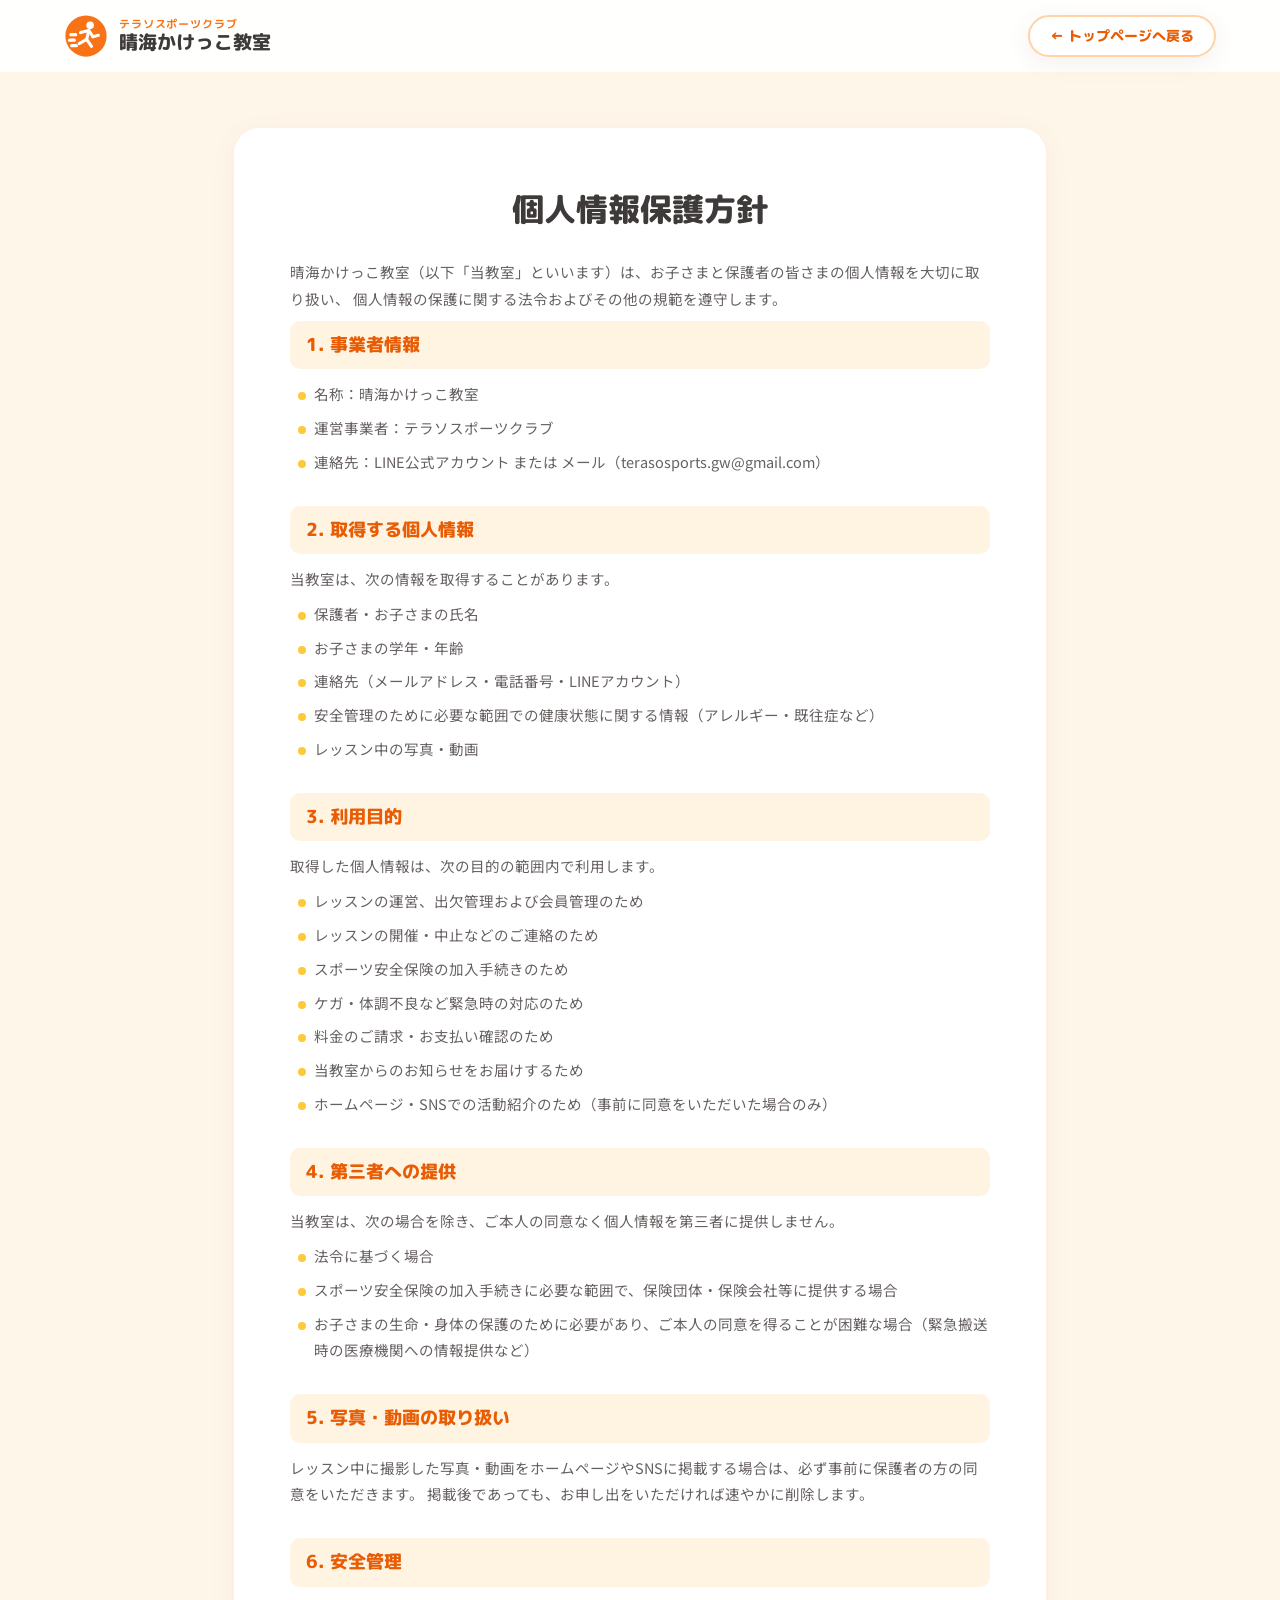
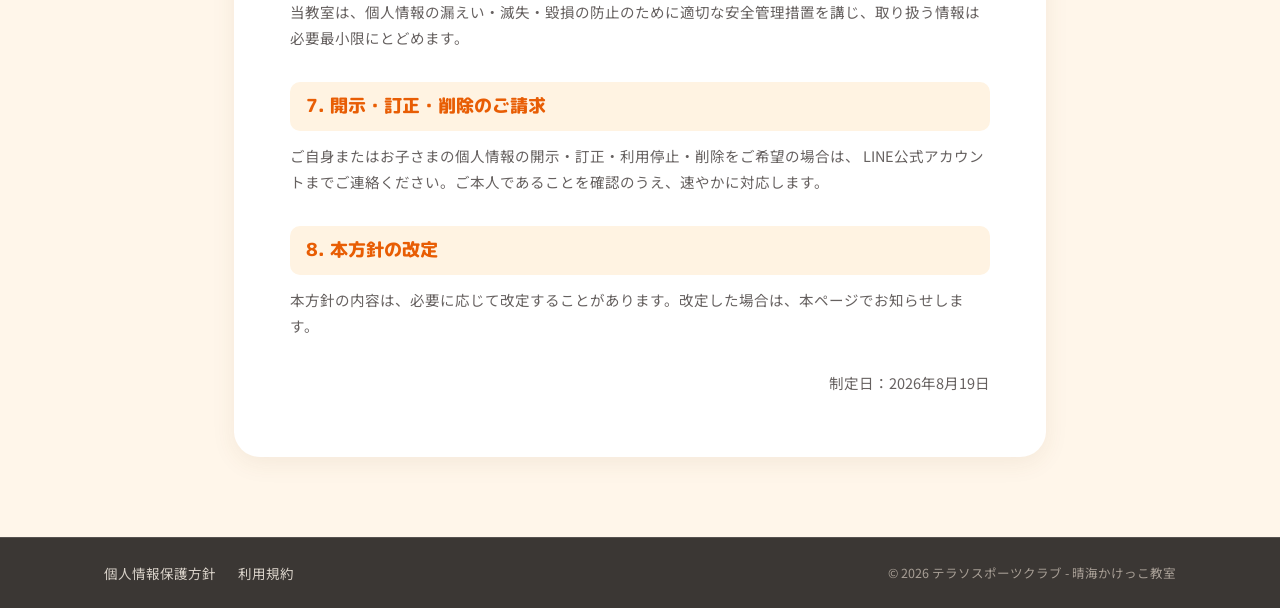
<file: privacy.html>
<!DOCTYPE html>
<html lang="ja">
<head>
<meta charset="UTF-8">
<meta name="viewport" content="width=device-width, initial-scale=1.0, viewport-fit=cover">
<title>個人情報保護方針｜テラソスポーツクラブ - 晴海かけっこ教室</title>
<meta name="description" content="晴海かけっこ教室の個人情報保護方針です。">
<meta name="robots" content="noindex">
<link rel="icon" href="data:image/svg+xml,%3Csvg xmlns='http://www.w3.org/2000/svg' viewBox='0 0 64 64'%3E%3Ccircle cx='32' cy='32' r='30' fill='%23F97316'/%3E%3Ctext x='32' y='42' font-size='28' text-anchor='middle' fill='white' font-family='sans-serif' font-weight='bold'%3E走%3C/text%3E%3C/svg%3E">
<link rel="preconnect" href="https://fonts.googleapis.com">
<link rel="preconnect" href="https://fonts.gstatic.com" crossorigin>
<link href="https://fonts.googleapis.com/css2?family=M+PLUS+Rounded+1c:wght@500;700;800&family=Noto+Sans+JP:wght@400;500;700&display=swap" rel="stylesheet">
<link rel="stylesheet" href="style.css">
</head>
<body class="subpage">

<header class="site-header">
  <div class="header-inner">
    <a href="index.html" class="brand" aria-label="テラソスポーツクラブ - 晴海かけっこ教室 トップへ">
      <svg class="brand-mark" viewBox="0 0 64 64" aria-hidden="true">
        <circle cx="32" cy="32" r="30" fill="#F97316"/>
        <g stroke="#FFFFFF" stroke-width="4.5" stroke-linecap="round" fill="none">
          <circle cx="38" cy="16.5" r="5.5" fill="#FFFFFF" stroke="none"/>
          <path d="M24 27 L36 24 L42 33"/>
          <path d="M36 24 L33 37 L40 47"/>
          <path d="M33 37 L22 43"/>
          <path d="M42 33 L50 31"/>
          <path d="M10 30 L17 30"/>
          <path d="M8 38 L15 38"/>
          <path d="M11 46 L18 46"/>
        </g>
      </svg>
      <span class="brand-text">
        <span class="brand-sub">テラソスポーツクラブ</span>
        <span class="brand-name">晴海かけっこ教室</span>
      </span>
    </a>
    <a href="index.html" class="btn btn-ghost btn-sm">← トップページへ戻る</a>
  </div>
</header>

<main class="subpage-main">
  <div class="container container-narrow">
    <article class="legal">
      <h1>個人情報保護方針</h1>
      <p class="legal-lead">
        晴海かけっこ教室（以下「当教室」といいます）は、お子さまと保護者の皆さまの個人情報を大切に取り扱い、
        個人情報の保護に関する法令およびその他の規範を遵守します。
      </p>

      <section>
        <h2>1. 事業者情報</h2>
        <ul>
          <li>名称：晴海かけっこ教室</li>
          <li>運営事業者：テラソスポーツクラブ</li>
          <li>連絡先：LINE公式アカウント または メール（terasosports.gw@gmail.com）</li>
        </ul>
      </section>

      <section>
        <h2>2. 取得する個人情報</h2>
        <p>当教室は、次の情報を取得することがあります。</p>
        <ul>
          <li>保護者・お子さまの氏名</li>
          <li>お子さまの学年・年齢</li>
          <li>連絡先（メールアドレス・電話番号・LINEアカウント）</li>
          <li>安全管理のために必要な範囲での健康状態に関する情報（アレルギー・既往症など）</li>
          <li>レッスン中の写真・動画</li>
        </ul>
      </section>

      <section>
        <h2>3. 利用目的</h2>
        <p>取得した個人情報は、次の目的の範囲内で利用します。</p>
        <ul>
          <li>レッスンの運営、出欠管理および会員管理のため</li>
          <li>レッスンの開催・中止などのご連絡のため</li>
          <li>スポーツ安全保険の加入手続きのため</li>
          <li>ケガ・体調不良など緊急時の対応のため</li>
          <li>料金のご請求・お支払い確認のため</li>
          <li>当教室からのお知らせをお届けするため</li>
          <li>ホームページ・SNSでの活動紹介のため（事前に同意をいただいた場合のみ）</li>
        </ul>
      </section>

      <section>
        <h2>4. 第三者への提供</h2>
        <p>
          当教室は、次の場合を除き、ご本人の同意なく個人情報を第三者に提供しません。
        </p>
        <ul>
          <li>法令に基づく場合</li>
          <li>スポーツ安全保険の加入手続きに必要な範囲で、保険団体・保険会社等に提供する場合</li>
          <li>お子さまの生命・身体の保護のために必要があり、ご本人の同意を得ることが困難な場合（緊急搬送時の医療機関への情報提供など）</li>
        </ul>
      </section>

      <section>
        <h2>5. 写真・動画の取り扱い</h2>
        <p>
          レッスン中に撮影した写真・動画をホームページやSNSに掲載する場合は、必ず事前に保護者の方の同意をいただきます。
          掲載後であっても、お申し出をいただければ速やかに削除します。
        </p>
      </section>

      <section>
        <h2>6. 安全管理</h2>
        <p>
          当教室は、個人情報の漏えい・滅失・毀損の防止のために適切な安全管理措置を講じ、取り扱う情報は必要最小限にとどめます。
        </p>
      </section>

      <section>
        <h2>7. 開示・訂正・削除のご請求</h2>
        <p>
          ご自身またはお子さまの個人情報の開示・訂正・利用停止・削除をご希望の場合は、
          LINE公式アカウントまでご連絡ください。ご本人であることを確認のうえ、速やかに対応します。
        </p>
      </section>

      <section>
        <h2>8. 本方針の改定</h2>
        <p>
          本方針の内容は、必要に応じて改定することがあります。改定した場合は、本ページでお知らせします。
        </p>
      </section>

      <p class="legal-date">制定日：2026年8月19日</p>
    </article>
  </div>
</main>

<footer class="site-footer">
  <div class="footer-bottom">
    <div class="container footer-bottom-inner">
      <ul class="footer-legal">
        <li><a href="privacy.html">個人情報保護方針</a></li>
        <li><a href="terms.html">利用規約</a></li>
      </ul>
      <p class="copyright">&copy; 2026 テラソスポーツクラブ - 晴海かけっこ教室</p>
    </div>
  </div>
</footer>

</body>
</html>
</file>
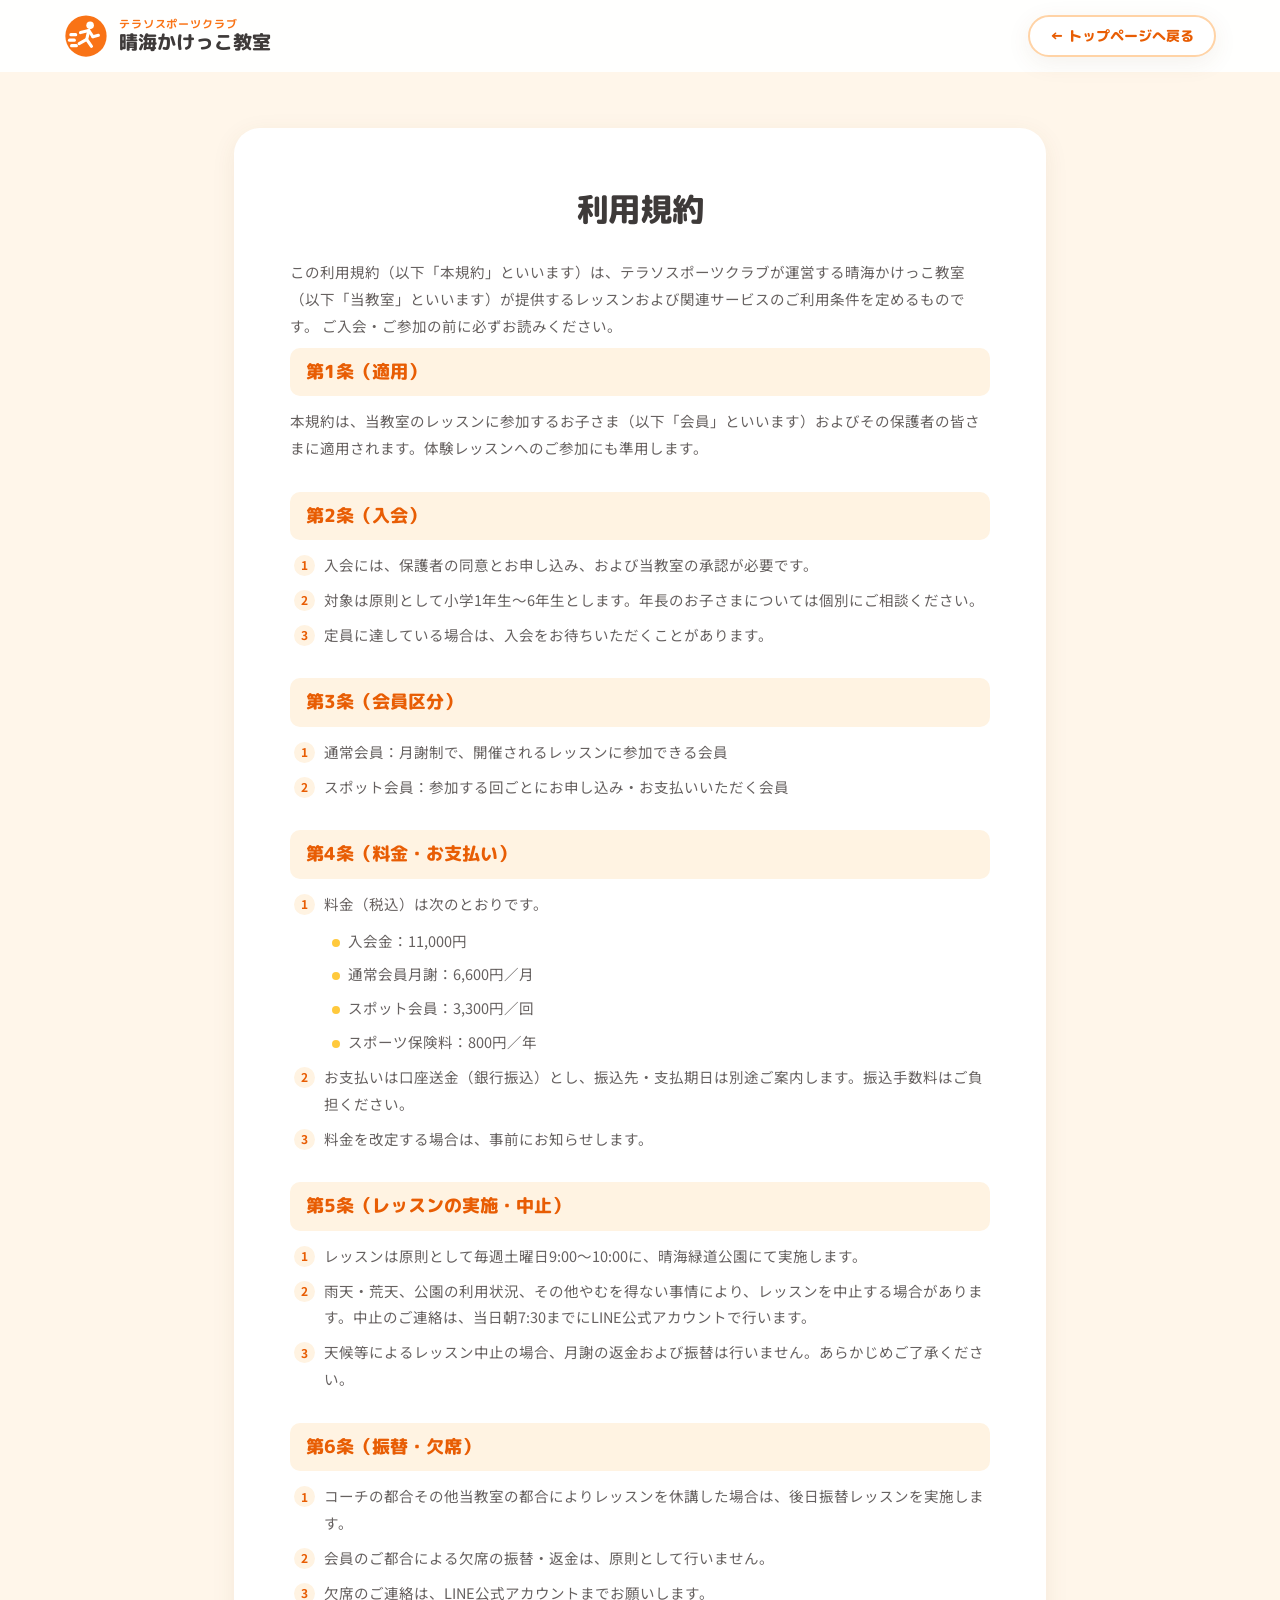
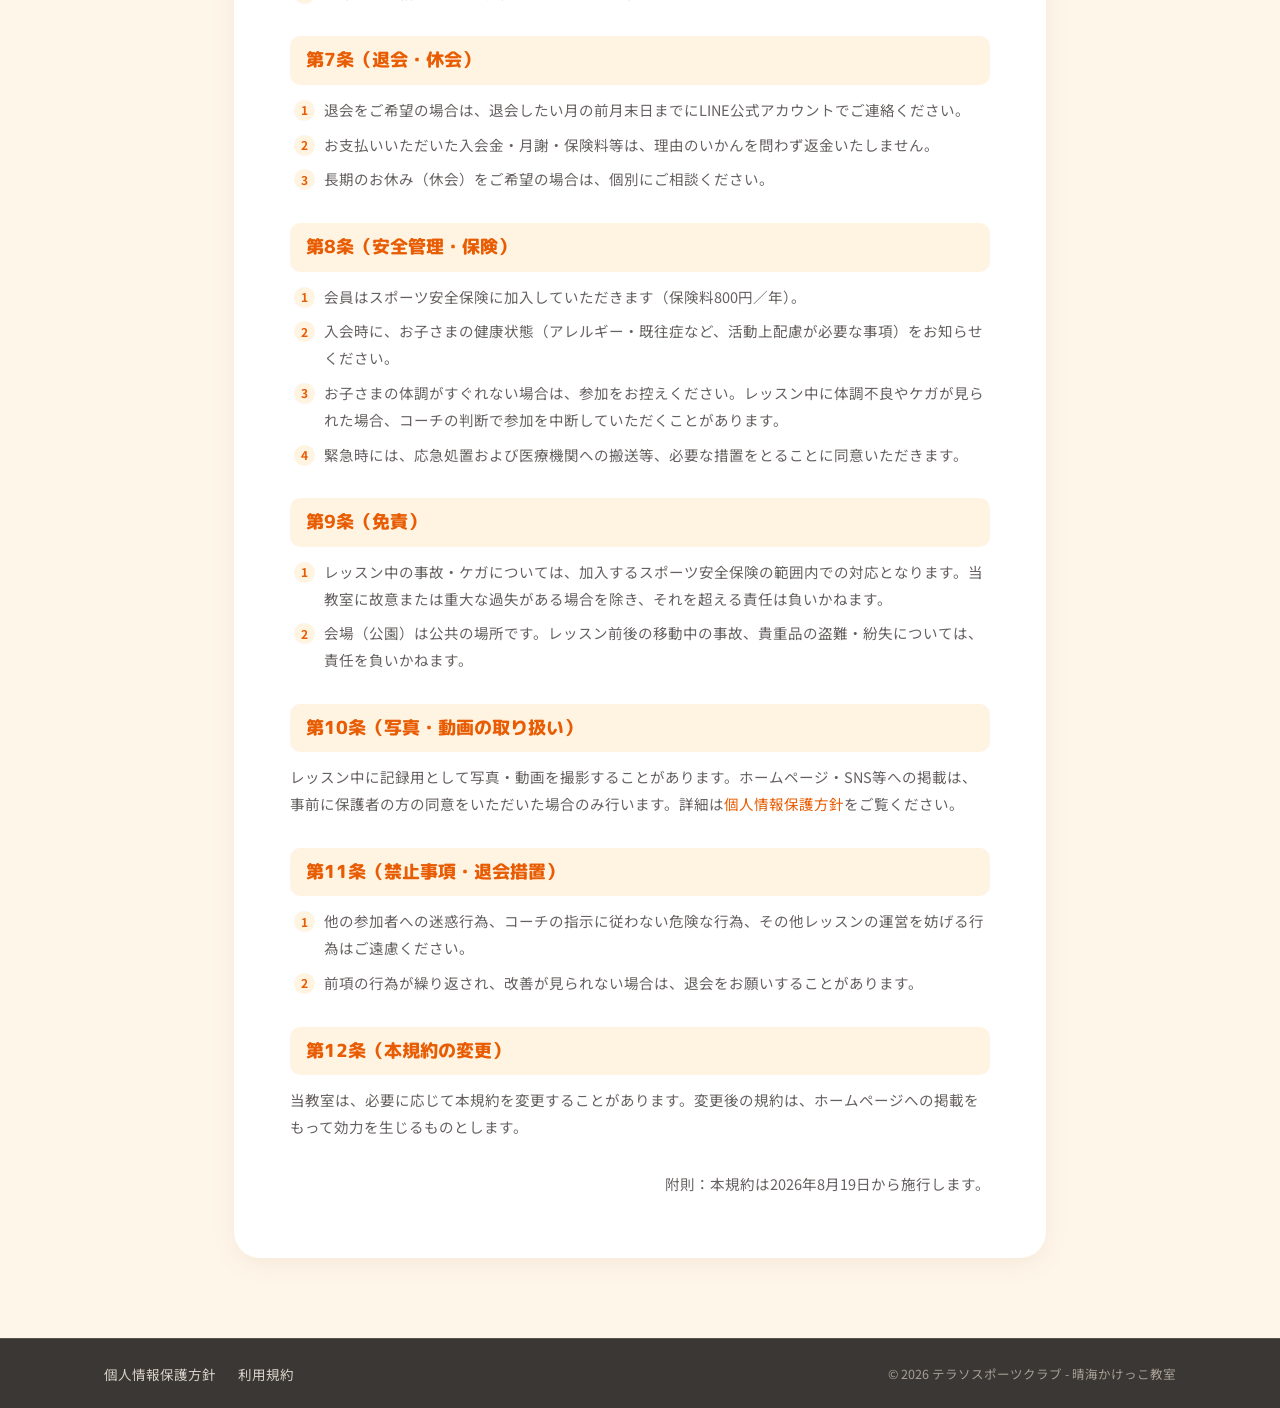
<file: terms.html>
<!DOCTYPE html>
<html lang="ja">
<head>
<meta charset="UTF-8">
<meta name="viewport" content="width=device-width, initial-scale=1.0, viewport-fit=cover">
<title>利用規約｜テラソスポーツクラブ - 晴海かけっこ教室</title>
<meta name="description" content="晴海かけっこ教室の利用規約です。">
<meta name="robots" content="noindex">
<link rel="icon" href="data:image/svg+xml,%3Csvg xmlns='http://www.w3.org/2000/svg' viewBox='0 0 64 64'%3E%3Ccircle cx='32' cy='32' r='30' fill='%23F97316'/%3E%3Ctext x='32' y='42' font-size='28' text-anchor='middle' fill='white' font-family='sans-serif' font-weight='bold'%3E走%3C/text%3E%3C/svg%3E">
<link rel="preconnect" href="https://fonts.googleapis.com">
<link rel="preconnect" href="https://fonts.gstatic.com" crossorigin>
<link href="https://fonts.googleapis.com/css2?family=M+PLUS+Rounded+1c:wght@500;700;800&family=Noto+Sans+JP:wght@400;500;700&display=swap" rel="stylesheet">
<link rel="stylesheet" href="style.css">
</head>
<body class="subpage">

<header class="site-header">
  <div class="header-inner">
    <a href="index.html" class="brand" aria-label="テラソスポーツクラブ - 晴海かけっこ教室 トップへ">
      <svg class="brand-mark" viewBox="0 0 64 64" aria-hidden="true">
        <circle cx="32" cy="32" r="30" fill="#F97316"/>
        <g stroke="#FFFFFF" stroke-width="4.5" stroke-linecap="round" fill="none">
          <circle cx="38" cy="16.5" r="5.5" fill="#FFFFFF" stroke="none"/>
          <path d="M24 27 L36 24 L42 33"/>
          <path d="M36 24 L33 37 L40 47"/>
          <path d="M33 37 L22 43"/>
          <path d="M42 33 L50 31"/>
          <path d="M10 30 L17 30"/>
          <path d="M8 38 L15 38"/>
          <path d="M11 46 L18 46"/>
        </g>
      </svg>
      <span class="brand-text">
        <span class="brand-sub">テラソスポーツクラブ</span>
        <span class="brand-name">晴海かけっこ教室</span>
      </span>
    </a>
    <a href="index.html" class="btn btn-ghost btn-sm">← トップページへ戻る</a>
  </div>
</header>

<main class="subpage-main">
  <div class="container container-narrow">
    <article class="legal">
      <h1>利用規約</h1>
      <p class="legal-lead">
        この利用規約（以下「本規約」といいます）は、テラソスポーツクラブが運営する晴海かけっこ教室
        （以下「当教室」といいます）が提供するレッスンおよび関連サービスのご利用条件を定めるものです。
        ご入会・ご参加の前に必ずお読みください。
      </p>

      <section>
        <h2>第1条（適用）</h2>
        <p>本規約は、当教室のレッスンに参加するお子さま（以下「会員」といいます）およびその保護者の皆さまに適用されます。体験レッスンへのご参加にも準用します。</p>
      </section>

      <section>
        <h2>第2条（入会）</h2>
        <ol>
          <li>入会には、保護者の同意とお申し込み、および当教室の承認が必要です。</li>
          <li>対象は原則として小学1年生〜6年生とします。年長のお子さまについては個別にご相談ください。</li>
          <li>定員に達している場合は、入会をお待ちいただくことがあります。</li>
        </ol>
      </section>

      <section>
        <h2>第3条（会員区分）</h2>
        <ol>
          <li>通常会員：月謝制で、開催されるレッスンに参加できる会員</li>
          <li>スポット会員：参加する回ごとにお申し込み・お支払いいただく会員</li>
        </ol>
      </section>

      <section>
        <h2>第4条（料金・お支払い）</h2>
        <ol>
          <li>料金（税込）は次のとおりです。
            <ul>
              <li>入会金：11,000円</li>
              <li>通常会員月謝：6,600円／月</li>
              <li>スポット会員：3,300円／回</li>
              <li>スポーツ保険料：800円／年</li>
            </ul>
          </li>
          <li>お支払いは口座送金（銀行振込）とし、振込先・支払期日は別途ご案内します。振込手数料はご負担ください。</li>
          <li>料金を改定する場合は、事前にお知らせします。</li>
        </ol>
      </section>

      <section>
        <h2>第5条（レッスンの実施・中止）</h2>
        <ol>
          <li>レッスンは原則として毎週土曜日9:00〜10:00に、晴海緑道公園にて実施します。</li>
          <li>雨天・荒天、公園の利用状況、その他やむを得ない事情により、レッスンを中止する場合があります。中止のご連絡は、当日朝7:30までにLINE公式アカウントで行います。</li>
          <li>天候等によるレッスン中止の場合、月謝の返金および振替は行いません。あらかじめご了承ください。</li>
        </ol>
      </section>

      <section>
        <h2>第6条（振替・欠席）</h2>
        <ol>
          <li>コーチの都合その他当教室の都合によりレッスンを休講した場合は、後日振替レッスンを実施します。</li>
          <li>会員のご都合による欠席の振替・返金は、原則として行いません。</li>
          <li>欠席のご連絡は、LINE公式アカウントまでお願いします。</li>
        </ol>
      </section>

      <section>
        <h2>第7条（退会・休会）</h2>
        <ol>
          <li>退会をご希望の場合は、退会したい月の前月末日までにLINE公式アカウントでご連絡ください。</li>
          <li>お支払いいただいた入会金・月謝・保険料等は、理由のいかんを問わず返金いたしません。</li>
          <li>長期のお休み（休会）をご希望の場合は、個別にご相談ください。</li>
        </ol>
      </section>

      <section>
        <h2>第8条（安全管理・保険）</h2>
        <ol>
          <li>会員はスポーツ安全保険に加入していただきます（保険料800円／年）。</li>
          <li>入会時に、お子さまの健康状態（アレルギー・既往症など、活動上配慮が必要な事項）をお知らせください。</li>
          <li>お子さまの体調がすぐれない場合は、参加をお控えください。レッスン中に体調不良やケガが見られた場合、コーチの判断で参加を中断していただくことがあります。</li>
          <li>緊急時には、応急処置および医療機関への搬送等、必要な措置をとることに同意いただきます。</li>
        </ol>
      </section>

      <section>
        <h2>第9条（免責）</h2>
        <ol>
          <li>レッスン中の事故・ケガについては、加入するスポーツ安全保険の範囲内での対応となります。当教室に故意または重大な過失がある場合を除き、それを超える責任は負いかねます。</li>
          <li>会場（公園）は公共の場所です。レッスン前後の移動中の事故、貴重品の盗難・紛失については、責任を負いかねます。</li>
        </ol>
      </section>

      <section>
        <h2>第10条（写真・動画の取り扱い）</h2>
        <p>
          レッスン中に記録用として写真・動画を撮影することがあります。ホームページ・SNS等への掲載は、
          事前に保護者の方の同意をいただいた場合のみ行います。詳細は<a href="privacy.html">個人情報保護方針</a>をご覧ください。
        </p>
      </section>

      <section>
        <h2>第11条（禁止事項・退会措置）</h2>
        <ol>
          <li>他の参加者への迷惑行為、コーチの指示に従わない危険な行為、その他レッスンの運営を妨げる行為はご遠慮ください。</li>
          <li>前項の行為が繰り返され、改善が見られない場合は、退会をお願いすることがあります。</li>
        </ol>
      </section>

      <section>
        <h2>第12条（本規約の変更）</h2>
        <p>
          当教室は、必要に応じて本規約を変更することがあります。変更後の規約は、ホームページへの掲載をもって効力を生じるものとします。
        </p>
      </section>

      <p class="legal-date">附則：本規約は2026年8月19日から施行します。</p>
    </article>
  </div>
</main>

<footer class="site-footer">
  <div class="footer-bottom">
    <div class="container footer-bottom-inner">
      <ul class="footer-legal">
        <li><a href="privacy.html">個人情報保護方針</a></li>
        <li><a href="terms.html">利用規約</a></li>
      </ul>
      <p class="copyright">&copy; 2026 テラソスポーツクラブ - 晴海かけっこ教室</p>
    </div>
  </div>
</footer>

</body>
</html>
</file>
<file: style.css>
/* =========================================================
   晴海かけっこ教室 - style.css
   配色: オレンジ(#F97316) × スカイブルー × クリーム
========================================================= */

:root {
  --c-primary: #F97316;
  --c-primary-dark: #E85D04;
  --c-primary-pale: #FFF3E2;
  --c-yellow: #FFC93C;
  --c-sky: #3BB4E7;
  --c-green: #4CAF50;
  --c-line: #06C755;
  --c-ink: #3E3A39;
  --c-ink-soft: #666160;
  --c-muted: #948C86;
  --c-cream: #FFF6EA;
  --c-sky-bg: #EAF7FE;
  --c-border: #F0E5D8;
  --font-head: 'M PLUS Rounded 1c', 'Hiragino Maru Gothic ProN', sans-serif;
  --font-body: 'Noto Sans JP', 'Hiragino Kaku Gothic ProN', 'Yu Gothic', sans-serif;
  --shadow-soft: 0 6px 24px rgba(120, 80, 40, 0.08);
  --shadow-hover: 0 12px 32px rgba(120, 80, 40, 0.14);
  --header-h: 72px;
}

/* ---------- リセット・ベース ---------- */
*, *::before, *::after { box-sizing: border-box; margin: 0; padding: 0; }
html {
  scroll-behavior: smooth;
  overflow-x: hidden; /* clip未対応の旧ブラウザ向けフォールバック */
  overflow-x: clip;
  -webkit-text-size-adjust: 100%;
  text-size-adjust: 100%;
}
body {
  font-family: var(--font-body);
  color: var(--c-ink);
  font-size: 16px;
  line-height: 1.85;
  background: #FFFFFF;
  overflow-wrap: break-word;
  /* ヘッダーがfixedのため、その高さぶんコンテンツを下げる（iOSのセーフエリアも考慮） */
  padding-top: var(--header-h);
  padding-top: calc(var(--header-h) + env(safe-area-inset-top));
}
img, svg, iframe { max-width: 100%; }
a { color: var(--c-primary-dark); text-decoration: none; }
ul, ol { list-style: none; }
::selection { background: #FFE0B8; }

.container { max-width: 1120px; margin: 0 auto; padding: 0 24px; }
.container-narrow { max-width: 860px; }
.pc-only { display: inline; }
/* 日本語の改行制御：.nb で囲んだフレーズの途中では改行しない */
.nb { display: inline-block; }

section { scroll-margin-top: calc(var(--header-h) + 12px); }
.section { padding: 92px 0; }
.section-sm { padding: 48px 0 8px; }
.bg-cream { background: var(--c-cream); }
.bg-sky { background: var(--c-sky-bg); }

/* ---------- 見出し ---------- */
.sec-head { text-align: center; margin-bottom: 52px; }
.sec-label {
  font-family: var(--font-head);
  color: var(--c-primary);
  font-weight: 800;
  letter-spacing: 0.22em;
  font-size: 13px;
}
.sec-label.light { color: #FFE3B8; }
.sec-title {
  font-family: var(--font-head);
  font-weight: 800;
  font-size: clamp(26px, 3.6vw, 36px);
  line-height: 1.4;
  margin-top: 6px;
}
.sec-title.light { color: #FFFFFF; }
.sec-lead {
  margin-top: 20px;
  color: var(--c-ink-soft);
  font-size: 15.5px;
  line-height: 2.1;
}
.sec-lead.light { color: rgba(255, 255, 255, 0.95); }
.sub-title {
  font-family: var(--font-head);
  font-weight: 800;
  font-size: clamp(20px, 2.6vw, 25px);
  text-align: center;
  margin-bottom: 34px;
}
.sample-note { color: var(--c-muted); font-size: 13px; font-weight: 400; }

/* ---------- ボタン ---------- */
.btn {
  display: inline-flex;
  align-items: center;
  justify-content: center;
  gap: 9px;
  font-family: var(--font-head);
  font-weight: 800;
  border-radius: 999px;
  border: none;
  cursor: pointer;
  text-align: center;
  line-height: 1.4;
  padding: 12px 26px;
  font-size: 15px;
  transition: transform 0.2s ease, box-shadow 0.2s ease, background 0.2s ease;
}
.btn:hover { transform: translateY(-2px); }
.btn-sm { padding: 9px 20px; font-size: 14px; }
.btn-lg { padding: 16px 34px; font-size: 17px; }
.btn-xl { padding: 19px 48px; font-size: 19px; }
.btn-primary {
  background: linear-gradient(135deg, #FB8A3C, var(--c-primary-dark));
  color: #FFFFFF;
  box-shadow: 0 8px 20px rgba(233, 93, 4, 0.35);
}
.btn-primary:hover { box-shadow: 0 12px 26px rgba(233, 93, 4, 0.45); }
.btn-ghost {
  background: #FFFFFF;
  color: var(--c-primary-dark);
  border: 2px solid #FFD3A6;
  box-shadow: var(--shadow-soft);
}
.btn-ghost:hover { border-color: var(--c-primary); }
.btn-line {
  background: var(--c-line);
  color: #FFFFFF;
  box-shadow: 0 8px 20px rgba(6, 199, 85, 0.3);
}
.btn-line:hover { background: #05B34C; box-shadow: 0 12px 26px rgba(6, 199, 85, 0.4); }
.btn-cta {
  background: #FFFFFF;
  color: var(--c-primary-dark);
  box-shadow: 0 10px 28px rgba(80, 30, 0, 0.25);
}
.btn-icon { width: 22px; height: 22px; flex-shrink: 0; }

/* ---------- ヘッダー ----------
   sticky はモバイルSafariで html の overflow-x 指定と干渉して
   固定されなくなるため、fixed で常時表示する */
.site-header {
  position: fixed;
  top: 0;
  left: 0;
  right: 0;
  z-index: 100;
  padding-top: env(safe-area-inset-top);
  background: rgba(255, 255, 255, 0.94);
  backdrop-filter: blur(8px);
  -webkit-backdrop-filter: blur(8px);
  transition: box-shadow 0.25s ease;
}
.site-header.scrolled { box-shadow: 0 2px 16px rgba(120, 80, 40, 0.12); }
.header-inner {
  max-width: 1200px;
  margin: 0 auto;
  padding: 0 24px;
  height: var(--header-h);
  display: flex;
  align-items: center;
  justify-content: space-between;
  gap: 16px;
}
.brand { display: flex; align-items: center; gap: 11px; }
.brand-mark { width: 44px; height: 44px; flex-shrink: 0; }
.brand-text { display: flex; flex-direction: column; line-height: 1.25; }
.brand-name {
  font-family: var(--font-head);
  font-weight: 800;
  font-size: 19px;
  color: var(--c-ink);
}
.brand-sub {
  font-family: var(--font-head);
  font-size: 10.5px;
  letter-spacing: 0.08em;
  color: var(--c-primary);
  font-weight: 700;
}
.global-nav ul { display: flex; align-items: center; gap: 4px; }
.global-nav a:not(.btn) {
  display: block;
  padding: 8px 11px;
  font-size: 14.5px;
  font-weight: 700;
  color: var(--c-ink);
  border-radius: 8px;
}
.global-nav a:not(.btn):hover { color: var(--c-primary-dark); background: var(--c-primary-pale); }
.nav-cta { margin-left: 8px; }
.nav-toggle { display: none; }

/* ---------- ヒーロー ---------- */
.hero {
  position: relative;
  background: linear-gradient(180deg, #AEE1F9 0%, #D7F0FD 55%, #EAF8FF 100%);
  overflow: hidden;
}
.hero-inner {
  display: grid;
  grid-template-columns: 1.1fr 1fr;
  align-items: center;
  gap: 36px;
  padding-top: 64px;
  padding-bottom: 40px;
}
.hero-badge {
  display: inline-block;
  background: #FFFFFF;
  color: var(--c-primary-dark);
  font-family: var(--font-head);
  font-weight: 800;
  font-size: 14.5px;
  padding: 8px 20px;
  border-radius: 999px;
  box-shadow: var(--shadow-soft);
  margin-bottom: 22px;
}
.hero-title {
  font-family: var(--font-head);
  font-weight: 800;
  font-size: clamp(27px, 2.9vw, 37px);
  line-height: 1.5;
  letter-spacing: 0.01em;
}
.hero-title-accent {
  color: var(--c-primary-dark);
  background: linear-gradient(transparent 68%, #FFE28A 68%);
  display: inline-block;
  padding-right: 6px;
}
.hero-lead {
  margin-top: 22px;
  font-size: 16px;
  line-height: 2.1;
  color: #33566B;
  font-weight: 500;
}
.hero-chips { display: flex; flex-wrap: wrap; gap: 10px; margin-top: 24px; }
.hero-chips li {
  background: rgba(255, 255, 255, 0.92);
  border-radius: 999px;
  padding: 8px 18px;
  font-size: 14px;
  font-weight: 700;
  color: #2C4A5E;
  box-shadow: var(--shadow-soft);
}
.hero-cta { display: flex; flex-wrap: wrap; gap: 14px; margin-top: 30px; }
.hero-art { align-self: end; }
.hero-art svg { width: 100%; height: auto; display: block; }
.hero-wave { line-height: 0; margin-top: -8px; }
.hero-wave svg { width: 100%; height: 72px; display: block; }

@keyframes floaty { from { transform: translateY(0); } to { transform: translateY(-10px); } }
.float-slow { animation: floaty 3.2s ease-in-out infinite alternate; }
.float-slow2 { animation: floaty 4.1s ease-in-out infinite alternate; }
@keyframes bob { from { transform: translateY(0); } to { transform: translateY(-7px); } }
.runner-1 { animation: bob 0.85s ease-in-out infinite alternate; }
.runner-2 { animation: bob 0.85s ease-in-out 0.28s infinite alternate; }
.runner-3 { animation: bob 0.85s ease-in-out 0.55s infinite alternate; }

/* ---------- お知らせ ---------- */
.news-panel {
  background: #FFFFFF;
  border: 2px solid #FFE3C2;
  border-radius: 22px;
  padding: 30px 36px;
  box-shadow: var(--shadow-soft);
}
.news-title {
  font-family: var(--font-head);
  font-size: 19px;
  font-weight: 800;
  margin-bottom: 14px;
}
.news-list li {
  display: flex;
  align-items: baseline;
  flex-wrap: wrap;
  gap: 8px 16px;
  padding: 13px 2px;
  border-bottom: 1px dashed #EFDFC9;
}
.news-list li:last-child { border-bottom: none; }
.news-list time {
  font-family: var(--font-head);
  font-weight: 700;
  color: var(--c-primary-dark);
  font-size: 14px;
  flex-shrink: 0;
}
.news-tag {
  font-size: 11.5px;
  font-weight: 700;
  background: var(--c-primary-pale);
  color: var(--c-primary-dark);
  border-radius: 999px;
  padding: 2px 12px;
  flex-shrink: 0;
}
.news-tag.important { background: #FFE1E1; color: #D64545; }
.news-list p { font-size: 14.5px; flex: 1; min-width: 220px; }

/* ---------- コンセプト3本柱 ---------- */
.pillar-grid {
  display: grid;
  grid-template-columns: repeat(3, 1fr);
  gap: 30px;
  margin-top: 10px;
}
.pillar-card {
  position: relative;
  background: #FFFFFF;
  border: 2px solid var(--c-border);
  border-radius: 26px;
  padding: 44px 26px 30px;
  box-shadow: var(--shadow-soft);
  transition: transform 0.25s ease, box-shadow 0.25s ease;
}
.pillar-card:hover { transform: translateY(-6px); box-shadow: var(--shadow-hover); }
.pillar-num {
  position: absolute;
  top: -20px;
  left: 26px;
  width: 44px;
  height: 44px;
  border-radius: 50%;
  background: linear-gradient(135deg, #FB8A3C, var(--c-primary-dark));
  color: #FFFFFF;
  font-family: var(--font-head);
  font-weight: 800;
  font-size: 20px;
  display: flex;
  align-items: center;
  justify-content: center;
  box-shadow: 0 6px 14px rgba(233, 93, 4, 0.35);
}
.pillar-icon {
  width: 74px;
  height: 74px;
  border-radius: 50%;
  margin: 0 auto 18px;
  display: flex;
  align-items: center;
  justify-content: center;
  color: #FFFFFF;
}
.pillar-icon svg { width: 38px; height: 38px; }
.icon-orange { background: linear-gradient(135deg, #FFB25C, var(--c-primary)); }
.icon-blue { background: linear-gradient(135deg, #63C7F2, #2196D9); }
.icon-green { background: linear-gradient(135deg, #7ED384, #43A047); }
.pillar-card h3 {
  font-family: var(--font-head);
  font-weight: 800;
  font-size: 20px;
  text-align: center;
  margin-bottom: 16px;
}
.pillar-card ul li {
  position: relative;
  padding-left: 20px;
  font-size: 14.5px;
  color: var(--c-ink-soft);
  line-height: 1.9;
  margin-bottom: 10px;
}
.pillar-card ul li::before {
  content: "";
  position: absolute;
  left: 2px;
  top: 11px;
  width: 8px;
  height: 8px;
  border-radius: 50%;
  background: var(--c-yellow);
}

/* ---------- 対象 ---------- */
.target-grid {
  display: grid;
  grid-template-columns: repeat(3, 1fr);
  gap: 24px;
}
.target-card {
  background: #FFFFFF;
  border-radius: 22px;
  padding: 32px 24px;
  text-align: center;
  box-shadow: var(--shadow-soft);
}
.target-label {
  display: inline-block;
  background: var(--c-primary-pale);
  color: var(--c-primary-dark);
  font-weight: 700;
  font-size: 13px;
  border-radius: 999px;
  padding: 4px 18px;
  margin-bottom: 14px;
}
.target-main {
  font-family: var(--font-head);
  font-weight: 800;
  font-size: 27px;
  color: var(--c-ink);
  margin-bottom: 10px;
}
.target-note { font-size: 14px; color: var(--c-ink-soft); line-height: 1.9; }

.skills {
  margin-top: 48px;
  background: #FFFFFF;
  border-radius: 26px;
  padding: 40px 44px;
  box-shadow: var(--shadow-soft);
}
.skills-title {
  font-family: var(--font-head);
  font-weight: 800;
  font-size: 21px;
  text-align: center;
  margin-bottom: 26px;
}
.skills-list {
  display: grid;
  grid-template-columns: repeat(2, 1fr);
  gap: 14px 36px;
  max-width: 860px;
  margin: 0 auto;
}
.skills-list li {
  position: relative;
  padding-left: 34px;
  font-size: 15.5px;
  font-weight: 500;
}
.skills-list li::before {
  content: "✓";
  position: absolute;
  left: 0;
  top: 2px;
  width: 24px;
  height: 24px;
  border-radius: 50%;
  background: var(--c-green);
  color: #FFFFFF;
  font-size: 14px;
  font-weight: 700;
  display: flex;
  align-items: center;
  justify-content: center;
}

/* ---------- レッスンの流れ ---------- */
.lesson-flow { margin-bottom: 72px; }
.timeline {
  max-width: 780px;
  margin: 0 auto;
}
.timeline li {
  position: relative;
  display: grid;
  grid-template-columns: 92px 1fr;
  gap: 22px;
  padding-bottom: 30px;
}
.timeline li::before {
  content: "";
  position: absolute;
  left: 45px;
  top: 40px;
  bottom: -2px;
  width: 3px;
  background: repeating-linear-gradient(180deg, #FFD3A6 0 8px, transparent 8px 16px);
}
.timeline li:last-child { padding-bottom: 0; }
.timeline li:last-child::before { display: none; }
.tl-time {
  font-family: var(--font-head);
  font-weight: 800;
  font-size: 15px;
  background: linear-gradient(135deg, #FB8A3C, var(--c-primary-dark));
  color: #FFFFFF;
  border-radius: 999px;
  height: 38px;
  display: flex;
  align-items: center;
  justify-content: center;
  box-shadow: 0 4px 12px rgba(233, 93, 4, 0.3);
}
.tl-body h4 {
  font-family: var(--font-head);
  font-weight: 800;
  font-size: 17.5px;
  margin: 5px 0 6px;
}
.tl-body p { font-size: 14.5px; color: var(--c-ink-soft); }

/* ---------- トレーニングメニュー ---------- */
.menu-grid {
  display: grid;
  grid-template-columns: repeat(2, 1fr);
  gap: 24px;
}
.menu-card {
  background: var(--c-cream);
  border-radius: 22px;
  padding: 30px 30px 26px;
  transition: transform 0.25s ease;
}
.menu-card:hover { transform: translateY(-4px); }
.menu-card-wide { grid-column: 1 / -1; background: linear-gradient(135deg, #FFF3E2, #FFE9CB); }
.menu-icon {
  width: 62px;
  height: 62px;
  border-radius: 50%;
  background: #FFFFFF;
  box-shadow: var(--shadow-soft);
  display: flex;
  align-items: center;
  justify-content: center;
  font-size: 30px;
  margin-bottom: 16px;
}
.menu-card h4 {
  font-family: var(--font-head);
  font-weight: 800;
  font-size: 18px;
  margin-bottom: 8px;
}
.menu-card h4 span {
  display: inline-block;
  margin-left: 10px;
  font-size: 12px;
  color: var(--c-primary-dark);
  background: #FFFFFF;
  border-radius: 999px;
  padding: 2px 12px;
  vertical-align: middle;
}
.menu-card p { font-size: 14.5px; color: var(--c-ink-soft); }

/* ---------- ギャラリー ---------- */
.gallery-grid {
  display: grid;
  grid-template-columns: repeat(3, 1fr);
  gap: 22px;
}
.gallery-tile {
  position: relative;
  aspect-ratio: 4 / 3;
  border-radius: 20px;
  display: flex;
  flex-direction: column;
  align-items: center;
  justify-content: center;
  gap: 12px;
  overflow: hidden;
  box-shadow: var(--shadow-soft);
}
.tile-a { background: linear-gradient(145deg, #FFE0B8, #FFCE8F); }
.tile-b { background: linear-gradient(145deg, #C9EBC7, #A5DBA5); }
.tile-c { background: linear-gradient(145deg, #FFD9D9, #FFBFBF); }
.tile-d { background: linear-gradient(145deg, #D6E9FF, #B3D7FA); }
.tile-e { background: linear-gradient(145deg, #FFF0B8, #FFE38F); }
.tile-f { background: linear-gradient(145deg, #E8DCFF, #D3BFF7); }
.tile-icon { font-size: 46px; line-height: 1; }
.gallery-tile figcaption {
  background: rgba(255, 255, 255, 0.9);
  border-radius: 999px;
  padding: 6px 18px;
  font-size: 14px;
  font-weight: 700;
  color: #55493C;
}
.tile-soon {
  position: absolute;
  top: 12px;
  right: 12px;
  font-family: var(--font-head);
  font-size: 10.5px;
  font-weight: 800;
  letter-spacing: 0.1em;
  background: rgba(255, 255, 255, 0.85);
  color: #A08A6E;
  border-radius: 999px;
  padding: 3px 12px;
}
.gallery-note {
  margin-top: 22px;
  text-align: center;
  font-size: 13px;
  color: #6E8CA0;
}

/* ---------- 準備中（COMING SOON）パネル ---------- */
.soon-panel {
  background: #FFFFFF;
  border: 2px dashed #EDD7B8;
  border-radius: 26px;
  padding: 48px 28px;
  text-align: center;
  max-width: 720px;
  margin: 0 auto;
}
.soon-badge {
  display: inline-block;
  font-family: var(--font-head);
  font-weight: 800;
  font-size: 12.5px;
  letter-spacing: 0.18em;
  color: var(--c-primary-dark);
  background: var(--c-primary-pale);
  border-radius: 999px;
  padding: 5px 18px;
}
.soon-icon { font-size: 44px; line-height: 1; margin: 18px 0 14px; }
.soon-text { font-size: 15px; color: var(--c-ink-soft); line-height: 2.1; }
.menu-note {
  margin-top: 22px;
  text-align: center;
  font-size: 13.5px;
  color: var(--c-muted);
}

/* ---------- コーチ ---------- */
.coach-card {
  display: grid;
  grid-template-columns: 220px 1fr;
  gap: 44px;
  background: #FFFFFF;
  border: 2px solid var(--c-border);
  border-radius: 28px;
  padding: 44px;
  box-shadow: var(--shadow-soft);
  align-items: start;
}
.coach-avatar svg { width: 100%; max-width: 200px; display: block; margin: 0 auto; }
.coach-role {
  display: inline-block;
  background: var(--c-primary-pale);
  color: var(--c-primary-dark);
  font-weight: 700;
  font-size: 13px;
  border-radius: 999px;
  padding: 4px 16px;
  margin-bottom: 10px;
}
.coach-name {
  font-family: var(--font-head);
  font-weight: 800;
  font-size: 22px;
  line-height: 1.5;
  margin-bottom: 18px;
}
.coach-name-note { display: block; font-size: 13px; color: var(--c-muted); font-weight: 500; }
.coach-message {
  background: var(--c-cream);
  border-radius: 16px;
  padding: 20px 24px;
  font-size: 15px;
  line-height: 2;
  margin-bottom: 22px;
}
.coach-points h4 {
  font-family: var(--font-head);
  font-weight: 800;
  font-size: 16px;
  margin-bottom: 10px;
}
.coach-points ul li {
  position: relative;
  padding-left: 30px;
  font-size: 14.5px;
  margin-bottom: 8px;
}
.coach-points ul li::before {
  content: "✓";
  position: absolute;
  left: 0;
  top: 3px;
  width: 21px;
  height: 21px;
  border-radius: 50%;
  background: var(--c-primary);
  color: #FFFFFF;
  font-size: 12px;
  font-weight: 700;
  display: flex;
  align-items: center;
  justify-content: center;
}
.coach-profile-note { margin-top: 18px; font-size: 13px; color: var(--c-muted); }

/* ---------- 保護者の声 ---------- */
.voice-grid {
  display: grid;
  grid-template-columns: repeat(2, 1fr);
  gap: 24px;
}
.voice-card {
  background: #FFFFFF;
  border-radius: 22px;
  padding: 28px 30px;
  box-shadow: var(--shadow-soft);
}
.voice-head { display: flex; align-items: center; gap: 13px; margin-bottom: 13px; }
.voice-avatar {
  width: 46px;
  height: 46px;
  border-radius: 50%;
  display: flex;
  align-items: center;
  justify-content: center;
  font-size: 24px;
  flex-shrink: 0;
}
.av-1 { background: #FFE0B8; }
.av-2 { background: #FFD9E2; }
.av-3 { background: #CCE9FF; }
.av-4 { background: #D9F2CF; }
.voice-meta { font-size: 13.5px; font-weight: 700; color: var(--c-muted); }
.voice-card > p { font-size: 14.5px; color: var(--c-ink-soft); }

.cases { margin-top: 60px; }
.case-grid {
  display: grid;
  grid-template-columns: repeat(3, 1fr);
  gap: 22px;
}
.case-card {
  background: #FFFFFF;
  border: 2px solid var(--c-border);
  border-radius: 20px;
  padding: 26px 26px 24px;
}
.case-tag {
  font-family: var(--font-head);
  font-weight: 800;
  font-size: 14.5px;
  color: var(--c-primary-dark);
  margin-bottom: 10px;
}
.case-arrow { font-size: 14px; color: var(--c-ink-soft); }

/* ---------- 料金 ---------- */
.price-grid {
  display: grid;
  grid-template-columns: repeat(4, 1fr);
  gap: 20px;
  align-items: stretch;
}
.price-card {
  position: relative;
  background: #FFFFFF;
  border: 2px solid var(--c-border);
  border-radius: 22px;
  padding: 32px 20px 26px;
  text-align: center;
}
.price-card-main {
  border-color: var(--c-primary);
  background: #FFF9F1;
  box-shadow: var(--shadow-soft);
}
.price-badge {
  position: absolute;
  top: -14px;
  left: 50%;
  transform: translateX(-50%);
  background: linear-gradient(135deg, #FB8A3C, var(--c-primary-dark));
  color: #FFFFFF;
  font-family: var(--font-head);
  font-weight: 800;
  font-size: 12px;
  border-radius: 999px;
  padding: 4px 16px;
  white-space: nowrap;
  box-shadow: 0 4px 10px rgba(233, 93, 4, 0.3);
}
.price-name { font-weight: 700; font-size: 15px; color: var(--c-ink-soft); margin-bottom: 8px; }
.price-value {
  font-family: var(--font-head);
  font-weight: 800;
  font-size: 33px;
  color: var(--c-primary-dark);
  line-height: 1.2;
  margin-bottom: 10px;
}
.price-value span { font-size: 15px; color: var(--c-ink-soft); margin-left: 2px; }
.price-note { font-size: 13px; color: var(--c-muted); line-height: 1.8; }

.price-example {
  margin-top: 36px;
  background: var(--c-cream);
  border-radius: 18px;
  padding: 26px 28px;
  text-align: center;
}
.price-example h3 {
  font-family: var(--font-head);
  font-weight: 800;
  font-size: 16.5px;
  margin-bottom: 10px;
}
.price-example-calc { font-size: 15.5px; }
.price-example-calc strong { font-size: 21px; color: var(--c-primary-dark); font-family: var(--font-head); }

.payment {
  margin-top: 22px;
  background: #FFFFFF;
  border: 2px solid var(--c-border);
  border-radius: 18px;
  padding: 24px 28px;
}
.payment h3 {
  font-family: var(--font-head);
  font-weight: 800;
  font-size: 16.5px;
  color: var(--c-primary-dark);
  margin-bottom: 8px;
}
.payment p { font-size: 14.5px; color: var(--c-ink-soft); }

/* ---------- 開催概要 ---------- */
.info-table {
  background: #FFFFFF;
  border-radius: 24px;
  overflow: hidden;
  box-shadow: var(--shadow-soft);
}
.info-row {
  display: grid;
  grid-template-columns: 190px 1fr;
  border-bottom: 1px solid #F5EBDD;
}
.info-row:last-child { border-bottom: none; }
.info-row dt {
  background: var(--c-primary-pale);
  padding: 19px 24px;
  font-weight: 700;
  font-size: 15px;
  color: #8A5A2A;
  display: flex;
  align-items: center;
}
.info-row dd { padding: 19px 28px; font-size: 15px; }
.info-row dd small { color: var(--c-muted); font-size: 13px; }

/* ---------- アクセス ---------- */
.access-grid {
  display: grid;
  grid-template-columns: 1.25fr 1fr;
  gap: 40px;
  align-items: start;
}
.access-map {
  border-radius: 22px;
  overflow: hidden;
  box-shadow: var(--shadow-soft);
  line-height: 0;
}
.access-map iframe { width: 100%; height: 380px; border: 0; }
.access-info h3 {
  font-family: var(--font-head);
  font-weight: 800;
  font-size: 21px;
  margin-bottom: 8px;
}
.access-addr { font-size: 15px; margin-bottom: 18px; }
.access-list li {
  position: relative;
  padding-left: 26px;
  font-size: 14.5px;
  color: var(--c-ink-soft);
  margin-bottom: 12px;
}
.access-list li::before {
  content: "";
  position: absolute;
  left: 4px;
  top: 10px;
  width: 9px;
  height: 9px;
  border-radius: 50%;
  background: var(--c-primary);
}

/* ---------- 体験レッスン ---------- */
.trial {
  background:
    radial-gradient(rgba(255, 255, 255, 0.13) 3px, transparent 3px);
  background-color: #F1720F;
  background-size: 30px 30px;
}
.trial-box {
  background: #FFFFFF;
  border-radius: 30px;
  padding: 44px 48px;
  box-shadow: 0 20px 50px rgba(90, 40, 0, 0.25);
}
.trial-summary {
  display: grid;
  grid-template-columns: repeat(4, 1fr);
  gap: 14px;
}
.trial-item {
  background: var(--c-cream);
  border-radius: 16px;
  padding: 16px 12px;
  text-align: center;
}
.trial-item span { display: block; font-size: 12.5px; color: var(--c-muted); font-weight: 700; margin-bottom: 4px; }
.trial-item strong { font-size: 15px; line-height: 1.5; display: block; }
.trial-actions { text-align: center; margin: 32px 0 36px; }
.trial-actions-lead { font-weight: 700; font-size: 15px; margin-bottom: 14px; }
.trial-or { margin-top: 16px; font-size: 13px; color: var(--c-muted); }
.line-qr {
  margin-top: 20px;
  display: flex;
  align-items: center;
  justify-content: center;
  gap: 14px;
}
.line-qr img {
  border: 1px solid #EAE2D6;
  border-radius: 12px;
  flex-shrink: 0;
}
.line-qr p { font-size: 12.5px; color: var(--c-muted); text-align: left; line-height: 1.8; }

.trial-form {
  border-top: 2px dashed #F0E0CB;
  padding-top: 34px;
}
.form-title {
  font-family: var(--font-head);
  font-weight: 800;
  font-size: 20px;
  text-align: center;
  margin-bottom: 8px;
}
.form-note { text-align: center; font-size: 13px; color: var(--c-muted); margin-bottom: 26px; }
.form-grid {
  display: grid;
  grid-template-columns: repeat(2, 1fr);
  gap: 20px;
}
.form-field label {
  display: block;
  font-size: 14px;
  font-weight: 700;
  margin-bottom: 7px;
}
.req {
  display: inline-block;
  background: #FF5A3C;
  color: #FFFFFF;
  font-size: 11px;
  font-weight: 700;
  border-radius: 6px;
  padding: 1px 8px;
  margin-left: 6px;
  vertical-align: 2px;
}
.form-field input,
.form-field select,
.form-field textarea {
  width: 100%;
  padding: 13px 15px;
  border: 2px solid #EADFD2;
  border-radius: 12px;
  font-size: 16px; /* 16px未満だとiOS Safariがフォーカス時に自動ズームする */
  font-family: var(--font-body);
  color: var(--c-ink);
  background: #FFFDFA;
  transition: border-color 0.2s ease, box-shadow 0.2s ease;
}
.form-field select {
  appearance: none;
  -webkit-appearance: none;
  background-image: url("data:image/svg+xml,%3Csvg xmlns='http://www.w3.org/2000/svg' width='12' height='8'%3E%3Cpath d='M1 1l5 5 5-5' stroke='%23F97316' stroke-width='2' fill='none' stroke-linecap='round'/%3E%3C/svg%3E");
  background-repeat: no-repeat;
  background-position: right 16px center;
  padding-right: 44px;
}
.form-field input:focus,
.form-field select:focus,
.form-field textarea:focus {
  outline: none;
  border-color: var(--c-primary);
  box-shadow: 0 0 0 4px rgba(249, 115, 22, 0.14);
}
.form-field-wide { grid-column: 1 / -1; }
.form-agree {
  display: flex;
  align-items: center;
  justify-content: center;
  gap: 9px;
  margin: 24px 0;
  font-size: 14.5px;
  cursor: pointer;
}
.form-agree input { width: 19px; height: 19px; accent-color: var(--c-primary); cursor: pointer; }
.form-agree a { text-decoration: underline; }
.form-submit { display: flex; margin: 0 auto; width: min(440px, 100%); }
.form-error {
  margin-top: 16px;
  text-align: center;
  color: #D64545;
  font-weight: 700;
  font-size: 14px;
}

/* ---------- 入会までの流れ ---------- */
.flow-grid {
  display: grid;
  grid-template-columns: repeat(4, 1fr);
  gap: 22px;
  counter-reset: flow;
}
.flow-card {
  background: #FFFFFF;
  border: 2px solid var(--c-border);
  border-radius: 22px;
  padding: 30px 24px;
  text-align: center;
  box-shadow: var(--shadow-soft);
}
.flow-step {
  display: inline-block;
  font-family: var(--font-head);
  font-weight: 800;
  font-size: 12.5px;
  letter-spacing: 0.14em;
  color: var(--c-primary-dark);
  background: var(--c-primary-pale);
  border-radius: 999px;
  padding: 4px 16px;
  margin-bottom: 14px;
}
.flow-icon { display: block; font-size: 38px; line-height: 1; margin-bottom: 14px; }
.flow-card h3 {
  font-family: var(--font-head);
  font-weight: 800;
  font-size: 17px;
  margin-bottom: 10px;
}
.flow-card p { font-size: 13.5px; color: var(--c-ink-soft); text-align: left; }

/* ---------- FAQ ---------- */
.faq-item {
  background: #FFFFFF;
  border: 2px solid var(--c-border);
  border-radius: 18px;
  margin-bottom: 14px;
  overflow: hidden;
}
.faq-item summary {
  list-style: none;
  cursor: pointer;
  padding: 19px 56px 19px 24px;
  font-weight: 700;
  font-size: 15.5px;
  position: relative;
  transition: background 0.2s ease;
}
.faq-item summary::-webkit-details-marker { display: none; }
.faq-item summary::before {
  content: "Q";
  font-family: var(--font-head);
  font-weight: 800;
  color: var(--c-primary);
  margin-right: 12px;
  font-size: 17px;
}
.faq-item summary::after {
  content: "＋";
  position: absolute;
  right: 22px;
  top: 50%;
  transform: translateY(-50%);
  color: var(--c-primary);
  font-weight: 700;
  font-size: 18px;
  transition: transform 0.25s ease;
}
.faq-item[open] summary::after { transform: translateY(-50%) rotate(45deg); }
.faq-item summary:hover { background: var(--c-primary-pale); }
.faq-item p {
  padding: 2px 24px 20px 24px;
  font-size: 14.5px;
  color: var(--c-ink-soft);
}

/* ---------- 保護者向け ---------- */
.parents-grid {
  display: grid;
  grid-template-columns: repeat(2, 1fr);
  gap: 28px;
}
.parents-card {
  background: #FFFFFF;
  border: 2px solid var(--c-border);
  border-radius: 24px;
  padding: 34px 34px 28px;
  box-shadow: var(--shadow-soft);
}
.parents-card h3 {
  font-family: var(--font-head);
  font-weight: 800;
  font-size: 19px;
  margin-bottom: 18px;
}
.check-list li {
  position: relative;
  padding-left: 32px;
  font-size: 14.5px;
  color: var(--c-ink-soft);
  margin-bottom: 12px;
  line-height: 1.9;
}
.check-list li::before {
  content: "✓";
  position: absolute;
  left: 0;
  top: 3px;
  width: 22px;
  height: 22px;
  border-radius: 50%;
  background: var(--c-green);
  color: #FFFFFF;
  font-size: 12px;
  font-weight: 700;
  display: flex;
  align-items: center;
  justify-content: center;
}

/* ---------- お問い合わせ ---------- */
.contact-box {
  background: #FFFFFF;
  border-radius: 26px;
  padding: 42px 36px;
  text-align: center;
  box-shadow: var(--shadow-soft);
}
.contact-mail { margin-top: 20px; font-size: 14.5px; }
.contact-mail a { text-decoration: underline; font-weight: 700; }
.sns-row {
  margin-top: 32px;
  border-top: 2px dashed #F0E0CB;
  padding-top: 26px;
}
.sns-lead { font-size: 13.5px; color: var(--c-muted); margin-bottom: 14px; }
.sns-icons { display: flex; justify-content: center; gap: 16px; }
.sns-icon {
  width: 50px;
  height: 50px;
  border-radius: 50%;
  border: 2px solid #E3D9CC;
  color: #A89C8E;
  display: flex;
  align-items: center;
  justify-content: center;
  transition: color 0.2s ease, border-color 0.2s ease, transform 0.2s ease;
}
.sns-icon svg { width: 24px; height: 24px; }
.sns-icon:hover { color: var(--c-primary); border-color: var(--c-primary); transform: translateY(-3px); }
.sns-disabled { opacity: 0.55; pointer-events: none; }

/* ---------- 最終CTA ---------- */
.last-cta {
  background:
    radial-gradient(rgba(255, 255, 255, 0.14) 3px, transparent 3px),
    linear-gradient(135deg, #FB8A3C, #E85D04);
  background-size: 30px 30px, cover;
  padding: 92px 0;
  text-align: center;
  color: #FFFFFF;
}
.last-cta-title {
  font-family: var(--font-head);
  font-weight: 800;
  font-size: clamp(28px, 4vw, 40px);
  margin-bottom: 18px;
}
.last-cta-lead { font-size: 16px; line-height: 2.1; margin-bottom: 32px; }

/* ---------- フッター ---------- */
.site-footer { background: #3B3734; color: #EDE7E0; }
.footer-inner {
  display: grid;
  grid-template-columns: 1.3fr 1fr 1fr;
  gap: 48px;
  padding-top: 64px;
  padding-bottom: 44px;
}
.brand-footer .brand-name { color: #FFFFFF; }
.brand-footer .brand-sub { color: #FFB877; }
.footer-desc { margin-top: 16px; font-size: 13.5px; color: #C9C1B8; line-height: 2; }
.footer-nav ul {
  display: grid;
  grid-template-columns: repeat(2, 1fr);
  gap: 10px 18px;
}
.footer-nav a { color: #D9D2C9; font-size: 14px; }
.footer-nav a:hover { color: #FFFFFF; text-decoration: underline; }
.footer-info h3 {
  font-family: var(--font-head);
  font-weight: 800;
  font-size: 15px;
  color: var(--c-yellow);
  margin-bottom: 12px;
}
.footer-info ul li { font-size: 13.5px; color: #C9C1B8; line-height: 2.1; }
.footer-bottom { border-top: 1px solid rgba(255, 255, 255, 0.14); }
.footer-bottom-inner {
  display: flex;
  align-items: center;
  justify-content: space-between;
  flex-wrap: wrap;
  gap: 10px;
  padding-top: 20px;
  padding-bottom: 20px;
}
.footer-legal { display: flex; gap: 22px; }
.footer-legal a { color: #D9D2C9; font-size: 13.5px; }
.footer-legal a:hover { color: #FFFFFF; text-decoration: underline; }
.copyright { font-size: 12.5px; color: #A79E95; }

/* ---------- 追従CTA・トップへ戻る ---------- */
.floating-cta {
  position: fixed;
  right: 22px;
  bottom: 22px;
  z-index: 90;
  background: linear-gradient(135deg, #FB8A3C, var(--c-primary-dark));
  color: #FFFFFF;
  font-family: var(--font-head);
  font-weight: 800;
  font-size: 15px;
  padding: 15px 26px;
  border-radius: 999px;
  box-shadow: 0 10px 26px rgba(120, 45, 0, 0.4);
  opacity: 0;
  transform: translateY(110px);
  transition: opacity 0.35s ease, transform 0.35s ease;
}
.floating-cta.show { opacity: 1; transform: translateY(0); }
.floating-cta:hover { transform: translateY(-3px); }
.to-top {
  position: fixed;
  right: 26px;
  bottom: 92px;
  z-index: 90;
  width: 46px;
  height: 46px;
  border-radius: 50%;
  border: none;
  background: #FFFFFF;
  color: var(--c-primary-dark);
  font-size: 19px;
  font-weight: 700;
  cursor: pointer;
  box-shadow: var(--shadow-hover);
  opacity: 0;
  pointer-events: none;
  transition: opacity 0.35s ease;
}
.to-top.show { opacity: 1; pointer-events: auto; }

/* ---------- 出現アニメーション ----------
   JS有効時（html.js）のみ非表示から開始する。JS無効でも内容は必ず見える */
.js .reveal {
  opacity: 0;
  transform: translateY(26px);
  transition: opacity 0.7s ease, transform 0.7s ease;
}
.js .reveal.visible { opacity: 1; transform: translateY(0); }

@media (prefers-reduced-motion: reduce) {
  html { scroll-behavior: auto; }
  .js .reveal { opacity: 1; transform: none; transition: none; }
  .float-slow, .float-slow2, .runner-1, .runner-2, .runner-3 { animation: none; }
  .btn, .pillar-card, .menu-card { transition: none; }
}

/* ---------- サブページ（規約など） ---------- */
.subpage { background: var(--c-cream); }
.subpage-main { padding: 56px 0 80px; }
.legal {
  background: #FFFFFF;
  border-radius: 26px;
  padding: 52px 56px;
  box-shadow: var(--shadow-soft);
}
.legal h1 {
  font-family: var(--font-head);
  font-weight: 800;
  font-size: clamp(24px, 3.4vw, 32px);
  margin-bottom: 20px;
  text-align: center;
}
.legal-lead { font-size: 14.5px; color: var(--c-ink-soft); margin-bottom: 34px; }
.legal section { margin-bottom: 30px; }
.legal h2 {
  font-family: var(--font-head);
  font-weight: 800;
  font-size: 17.5px;
  color: var(--c-primary-dark);
  background: var(--c-primary-pale);
  border-radius: 10px;
  padding: 8px 16px;
  margin-bottom: 12px;
}
.legal p { font-size: 14.5px; color: var(--c-ink-soft); margin-bottom: 8px; }
.legal ul, .legal ol { margin: 6px 0 6px 4px; }
.legal ol { counter-reset: legal; }
.legal ol > li {
  counter-increment: legal;
  position: relative;
  padding-left: 30px;
  font-size: 14.5px;
  color: var(--c-ink-soft);
  margin-bottom: 8px;
}
.legal ol > li::before {
  content: counter(legal);
  position: absolute;
  left: 0;
  top: 3px;
  width: 21px;
  height: 21px;
  border-radius: 50%;
  background: var(--c-primary-pale);
  color: var(--c-primary-dark);
  font-size: 12px;
  font-weight: 700;
  display: flex;
  align-items: center;
  justify-content: center;
}
.legal ul > li {
  position: relative;
  padding-left: 20px;
  font-size: 14.5px;
  color: var(--c-ink-soft);
  margin-bottom: 7px;
}
.legal ul > li::before {
  content: "";
  position: absolute;
  left: 4px;
  top: 11px;
  width: 8px;
  height: 8px;
  border-radius: 50%;
  background: var(--c-yellow);
}
.legal ol ul { margin-top: 10px; }
.legal-date { text-align: right; font-size: 13.5px; color: var(--c-muted); margin-top: 28px; }
.subpage .site-footer { margin-top: 0; }

@media (max-width: 760px) {
  .legal { padding: 32px 22px; border-radius: 20px; }
  .subpage-main { padding: 32px 0 56px; }
}

/* =========================================================
   レスポンシブ
========================================================= */
@media (max-width: 1200px) {
  /* ハンバーガー切替（920px）までナビが収まるよう圧縮 */
  .global-nav a:not(.btn) { padding: 8px 8px; font-size: 13.5px; }
  .nav-cta .btn { padding: 9px 16px; font-size: 13.5px; }
}

@media (max-width: 1024px) {
  .pillar-grid { gap: 20px; }
  .price-grid { grid-template-columns: repeat(2, 1fr); }
  .flow-grid { grid-template-columns: repeat(2, 1fr); }
}

@media (max-width: 1000px) {
  :root { --header-h: 62px; }
  .section { padding: 68px 0; }

  /* ナビ → ドロワー */
  .global-nav {
    position: fixed;
    top: 0;
    right: 0;
    width: min(320px, 84vw);
    height: 100vh;
    height: 100dvh;
    background: #FFFFFF;
    box-shadow: -8px 0 30px rgba(0, 0, 0, 0.15);
    padding: 84px 26px calc(30px + env(safe-area-inset-bottom));
    transform: translateX(105%);
    visibility: hidden;
    transition: transform 0.3s ease, visibility 0s linear 0.3s;
    overflow-y: auto;
    z-index: 99;
  }
  body.nav-open .global-nav {
    transform: translateX(0);
    visibility: visible;
    transition: transform 0.3s ease;
  }
  body.nav-open { overflow: hidden; }
  .global-nav ul { flex-direction: column; align-items: stretch; gap: 2px; }
  .global-nav a:not(.btn) { padding: 13px 10px; font-size: 15.5px; border-bottom: 1px dashed #F0E5D8; border-radius: 0; }
  .nav-cta { margin: 18px 0 0; }
  .nav-cta .btn { width: 100%; padding: 14px; font-size: 15.5px; }
  .nav-toggle {
    display: flex;
    flex-direction: column;
    justify-content: center;
    gap: 6px;
    width: 46px;
    height: 46px;
    padding: 11px;
    background: var(--c-primary-pale);
    border: none;
    border-radius: 12px;
    cursor: pointer;
    z-index: 100;
    position: relative;
  }
  .nav-toggle span {
    display: block;
    height: 3px;
    border-radius: 2px;
    background: var(--c-primary-dark);
    transition: transform 0.25s ease, opacity 0.25s ease;
  }
  body.nav-open .nav-toggle span:nth-child(1) { transform: translateY(9px) rotate(45deg); }
  body.nav-open .nav-toggle span:nth-child(2) { opacity: 0; }
  body.nav-open .nav-toggle span:nth-child(3) { transform: translateY(-9px) rotate(-45deg); }

  .hero-inner {
    grid-template-columns: 1fr;
    gap: 8px;
    padding-top: 44px;
    text-align: center;
  }
  .hero-chips, .hero-cta { justify-content: center; }
  .hero-art { max-width: 620px; margin: 0 auto; width: 100%; }

  .coach-card { grid-template-columns: 1fr; gap: 24px; padding: 32px 26px; }
  .coach-avatar svg { max-width: 150px; }
  .coach-body { text-align: left; }
  .coach-avatar { text-align: center; }

  .access-grid { grid-template-columns: 1fr; gap: 26px; }
  .parents-grid { grid-template-columns: 1fr; }
  .gallery-grid { grid-template-columns: repeat(2, 1fr); gap: 16px; }
}

@media (max-width: 760px) {
  body { font-size: 15px; }
  .pc-only { display: none; }
  .sec-head { margin-bottom: 38px; }

  .pillar-grid { grid-template-columns: 1fr; gap: 34px; }
  .target-grid { grid-template-columns: 1fr; gap: 16px; }
  .skills { padding: 30px 22px; }
  .skills-list { grid-template-columns: 1fr; gap: 12px; }
  .menu-grid { grid-template-columns: 1fr; gap: 16px; }
  .voice-grid { grid-template-columns: 1fr; gap: 16px; }
  .case-grid { grid-template-columns: 1fr; gap: 14px; }

  .timeline li { grid-template-columns: 72px 1fr; gap: 14px; }
  .timeline li::before { left: 35px; }
  .tl-time { font-size: 13.5px; height: 34px; }

  .info-row { grid-template-columns: 1fr; }
  .info-row dt { padding: 12px 20px 11px; }
  .info-row dd { padding: 14px 20px 16px; }

  .trial-box { padding: 30px 20px; border-radius: 24px; }
  .trial-summary { grid-template-columns: repeat(2, 1fr); gap: 10px; }
  .form-grid { grid-template-columns: 1fr; gap: 16px; }

  .flow-grid { grid-template-columns: 1fr; gap: 16px; }
  .footer-inner { grid-template-columns: 1fr; gap: 34px; padding-top: 48px; }
  .footer-bottom-inner { flex-direction: column; text-align: center; }

  .news-panel { padding: 22px 20px; }
  .news-list li { gap: 6px 12px; }

  .floating-cta {
    left: 14px;
    right: 14px;
    bottom: calc(14px + env(safe-area-inset-bottom));
    text-align: center;
    justify-content: center;
    display: flex;
    padding: 15px 20px;
  }
  .to-top { right: 14px; bottom: calc(80px + env(safe-area-inset-bottom)); }

  /* 追従CTAバーでフッターの文字が隠れないよう余白を確保 */
  .footer-bottom-inner { padding-bottom: calc(88px + env(safe-area-inset-bottom)); }
  .access-map iframe { height: 260px; }

  .btn-xl { padding: 17px 34px; font-size: 17px; }
  .last-cta { padding: 68px 0; }
}

@media (max-width: 480px) {
  .gallery-grid { grid-template-columns: 1fr; }
  .trial-summary { grid-template-columns: 1fr 1fr; }
  .hero-title { font-size: 26px; }
  .hero-badge { font-size: 13px; padding: 7px 16px; }
  .brand-name { font-size: 17px; }
  .brand-sub { font-size: 9px; }
  .brand-mark { width: 38px; height: 38px; }
  .price-value { font-size: 29px; }
  .price-card { padding: 26px 14px 22px; }
  /* 横paddingのみ変更（ショートハンドだと.hero-innerの上下余白を潰すため） */
  .container { padding-left: 18px; padding-right: 18px; }
}
</file>
